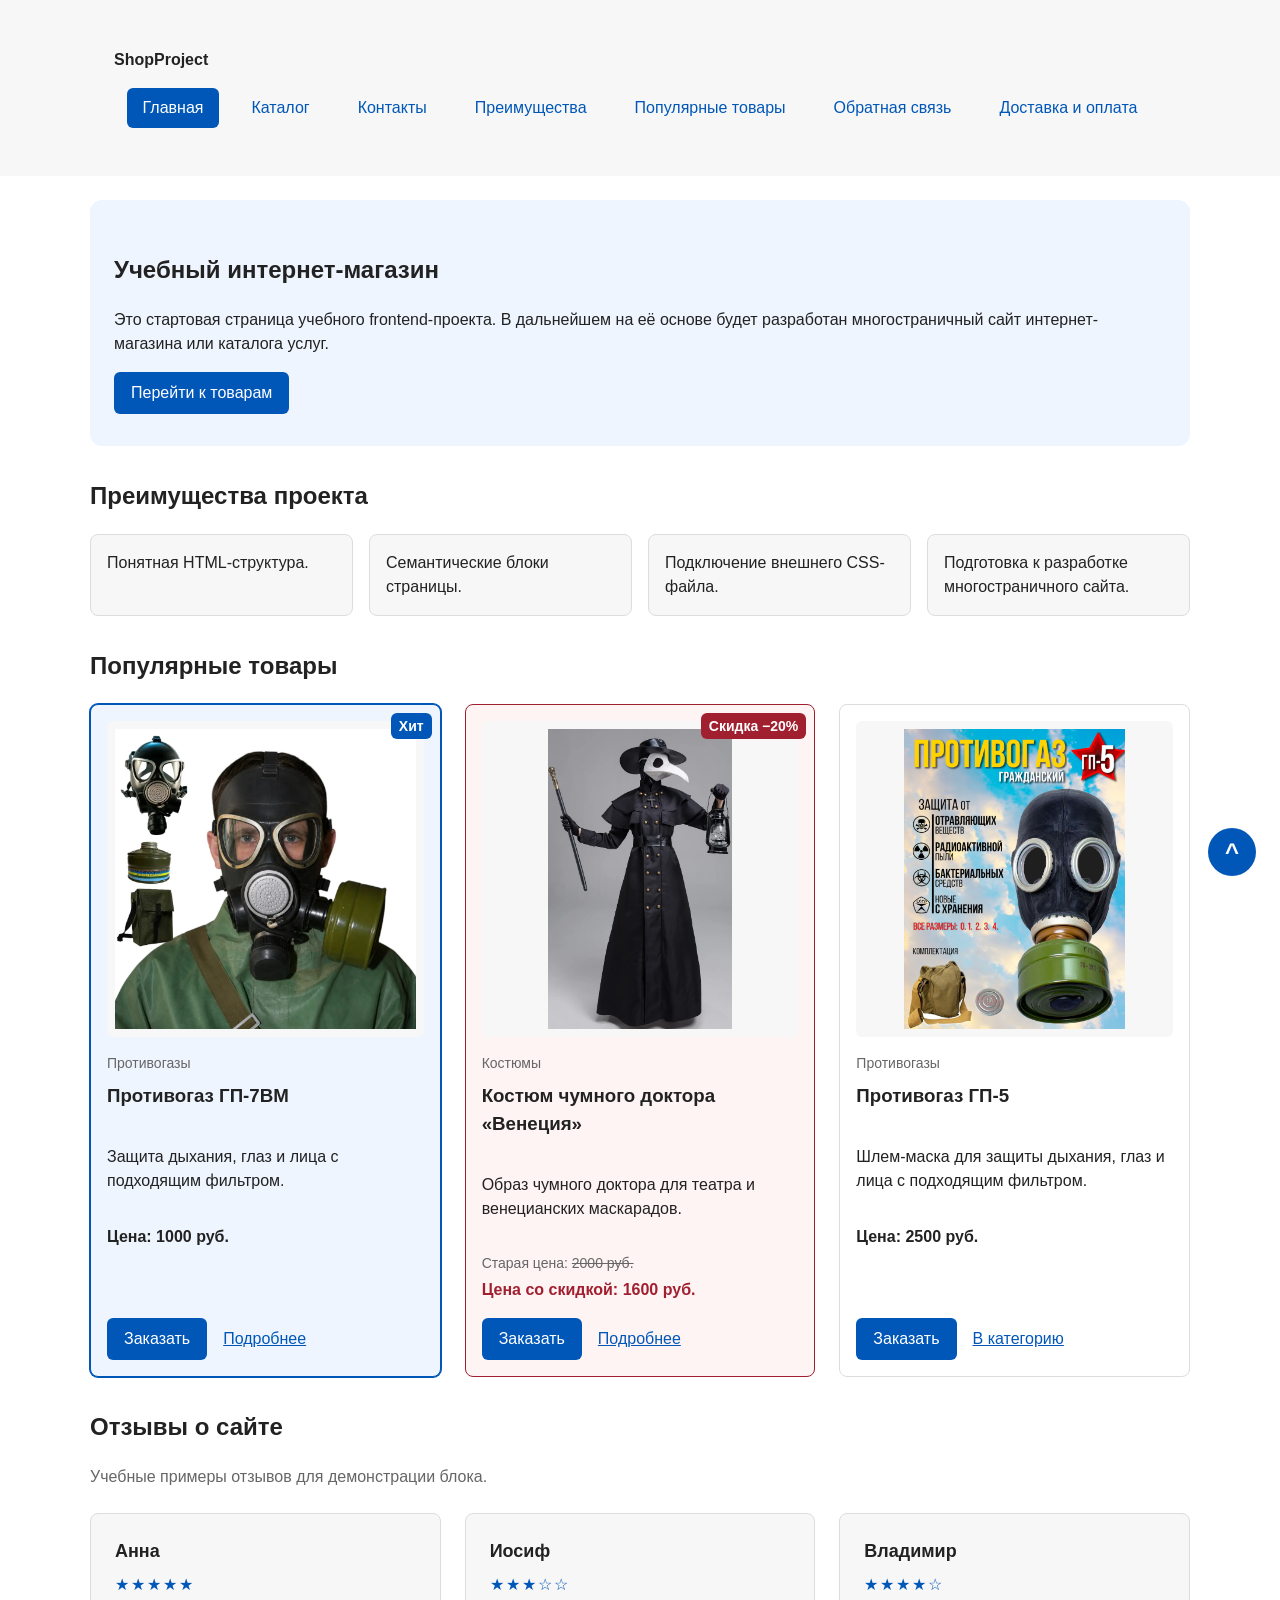
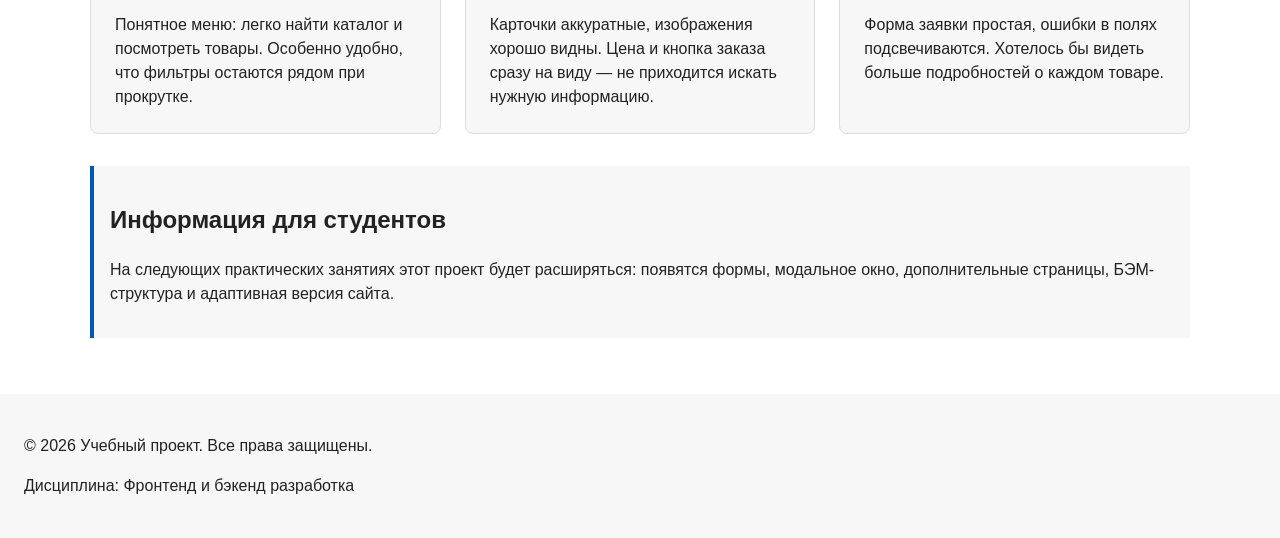
<file: index.html>
<!DOCTYPE html>
<html lang="ru">

<head>
  <meta charset="UTF-8">
  <meta name="viewport" content="width=device-width, initial-scale=1.0">
  <title>Учебный интернет-магазин</title>
  <link rel="stylesheet" href="css/style.css">
  <script src="js/main.js" defer></script>
  <meta property="og:type" content="website">
  <meta property="og:title" content="Учебный интернет-магазин">
  <meta property="og:description" content="Учебный frontend-проект интернет-магазина.">
  <meta property="og:image" content="https://ImBread300.github.io/kr1-html-css-shop/images/preview.jpg">

</head>

<body>
  <header class="site-header">
    <div class="site-header__inner">
      <a class="site-header__logo" href="index.html">ShopProject</a>

      <nav class="site-nav" aria-label="Основная навигация">
        <ul class="site-nav__list">
          <li class="site-nav__item">
            <a class="site-nav__link site-nav__link--active" href="index.html" aria-current="page">
              Главная
            </a>
          </li>
          <li class="site-nav__item">
            <a class="site-nav__link" href="catalog.html">Каталог</a>
          </li>
          <li class="site-nav__item">
            <a class="site-nav__link" href="contacts.html">Контакты</a>
          </li>
          <li class="site-nav__item">
            <a class="site-nav__link" href="index.html#advantages">Преимущества</a>
          </li>
          <li class="site-nav__item">
            <a class="site-nav__link" href="index.html#popular">
              Популярные товары
            </a>
          </li>
          <li class="site-nav__item">
            <a class="site-nav__link" href="index.html#contacts">Обратная связь</a>
          </li>
          <li class="site-nav__item"><a class="site-nav__link" href="delivery.html">Доставка и оплата</a></li>
        </ul>
      </nav>
    </div>
</header>

  <main class="site-main">
    <section class="hero">
      <h1>Учебный интернет-магазин</h1>
      <p>
        Это стартовая страница учебного frontend-проекта.
        В дальнейшем на её основе будет разработан многостраничный сайт
        интернет-магазина или каталога услуг.
      </p>
      <a class="button button--primary" href="#popular">Перейти к товарам</a>
    </section>
    <section class="section" id="advantages">
      <h2 class="section__title">Преимущества проекта</h2>

      <ul class="advantages-list">
        <li class="advantages-list__item">Понятная HTML-структура.</li>
        <li class="advantages-list__item">Семантические блоки страницы.</li>
        <li class="advantages-list__item">Подключение внешнего CSS-файла.</li>
        <li class="advantages-list__item">Подготовка к разработке многостраничного сайта.</li>
      </ul>
    </section>
    <section class="section" id="popular">
      <h2 class="section__title">Популярные товары</h2>

      <div class="products-grid">
        <article class="product-card product-card--featured" data-category="gas-masks" data-price="1000">
          <img class="product-card__image" src="images/product_1.png" alt="Противогаз ГП-7ВМ" width="640" height="640" loading="lazy" decoding="async">
          <span class="product-card__badge">Хит</span>
          <div class="product-card__content">
            <p class="product-card__category">Противогазы</p>
            <h3 class="product-card__title">Противогаз ГП-7ВМ</h3>
            <p class="product-card__description">Защита дыхания, глаз и лица с подходящим фильтром.</p>

            <p class="product-card__price">Цена: 1000 руб.</p>
            <div class="product-card__actions">
              <button class="button button--primary product-card__button" type="button" data-product="Противогаз ГП-7ВМ">Заказать</button>
              <a class="product-card__details" href="product-gp7vm.html">Подробнее</a>
            </div>
          </div>
        </article>

<article class="product-card product-card--sale" data-category="costumes" data-price="1600">
          <img class="product-card__image" src="images/product_2.png" alt="Костюм чумного доктора «Венеция»" width="640" height="640" loading="lazy" decoding="async">

          <span class="product-card__badge product-card__badge--sale">Скидка −20%</span>
          <div class="product-card__content">
            <p class="product-card__category">Костюмы</p>
            <h3 class="product-card__title">Костюм чумного доктора «Венеция»</h3>
            <p class="product-card__description">Образ чумного доктора для театра и венецианских маскарадов.</p>

            <p class="product-card__price">
              <span class="product-card__old-price">Старая цена: <del>2000 руб.</del></span>
              <span class="product-card__current-price">Цена со скидкой: 1600 руб.</span>
            </p>
            <div class="product-card__actions">
              <button class="button button--primary product-card__button" type="button" data-product="Костюм чумного доктора «Венеция»">Заказать</button>
              <a class="product-card__details" href="product-costume.html">Подробнее</a>
            </div>
          </div>
        </article>

<article class="product-card" data-category="gas-masks" data-price="2500">
          <img class="product-card__image" src="images/product_3.png" alt="Противогаз ГП-5" width="640" height="640" loading="lazy" decoding="async">

          <div class="product-card__content">
            <p class="product-card__category">Противогазы</p>
            <h3 class="product-card__title">Противогаз ГП-5</h3>
            <p class="product-card__description">Шлем-маска для защиты дыхания, глаз и лица с подходящим фильтром.</p>

            <p class="product-card__price">Цена: 2500 руб.</p>
            <div class="product-card__actions">
              <button class="button button--primary product-card__button" type="button" data-product="Противогаз ГП-5">Заказать</button>
              <a class="product-card__details" href="gas-masks.html">В категорию</a>
            </div>
          </div>
        </article>
      </div>

    </section>
    <p class="success-message" id="success-message" role="status" hidden>
      Форма успешно отправлена!
    </p>

    <section class="section reviews" id="reviews" aria-labelledby="reviews-title">
      <h2 class="section__title" id="reviews-title">Отзывы о сайте</h2>
      <p class="reviews__note">Учебные примеры отзывов для демонстрации блока.</p>

      <ul class="reviews__list">
        <li class="reviews__item">
          <figure class="review-card">
            <figcaption class="review-card__author">Анна</figcaption>
            <p class="review-card__rating" aria-label="Оценка: 5 из 5">
              <span aria-hidden="true">★★★★★</span>
            </p>
            <blockquote class="review-card__text">
              Понятное меню: легко найти каталог и посмотреть товары.
              Особенно удобно, что фильтры остаются рядом при прокрутке.
            </blockquote>
          </figure>
        </li>
        <li class="reviews__item">
          <figure class="review-card">
            <figcaption class="review-card__author">Иосиф</figcaption>
            <p class="review-card__rating" aria-label="Оценка: 5 из 5">
              <span aria-hidden="true">★★★☆☆</span>
            </p>
            <blockquote class="review-card__text">
              Карточки аккуратные, изображения хорошо видны. Цена и кнопка
              заказа сразу на виду — не приходится искать нужную информацию.
            </blockquote>
          </figure>
        </li>
        <li class="reviews__item">
          <figure class="review-card">
            <figcaption class="review-card__author">Владимир</figcaption>
            <p class="review-card__rating" aria-label="Оценка: 4 из 5">
              <span aria-hidden="true">★★★★☆</span>
            </p>
            <blockquote class="review-card__text">
              Форма заявки простая, ошибки в полях подсвечиваются.
              Хотелось бы видеть больше подробностей о каждом товаре.
            </blockquote>
          </figure>
        </li>
      </ul>
    </section>

    <aside class="aside-info">
      <h2 class="aside-info__title">Информация для студентов</h2>
      <p>
        На следующих практических занятиях этот проект будет расширяться:
        появятся формы, модальное окно, дополнительные страницы,
        БЭМ-структура и адаптивная версия сайта.
      </p>
    </aside>
  </main>
  <footer class="site-footer" id="contacts">
    <p>&copy; 2026 Учебный проект. Все права защищены.</p>
    <p>Дисциплина: Фронтенд и бэкенд разработка</p>
  </footer>
  <dialog class="order-dialog" id="order-dialog" aria-labelledby="order-dialog-title">
    <h2 id="order-dialog-title">Оформление заявки</h2>

    <form class="order-form" id="order-form" action="#" method="post" novalidate>
      <input id="selected-product" name="selected-product" type="hidden">

      <div class="order-form__field">
        <label class="order-form__label" for="order-name">Имя</label>
        <input class="order-form__input" id="order-name" name="name" type="text" placeholder="Введите ваше имя" minlength="2"
          autocomplete="given-name" required>
      </div>

      <div class="order-form__field">
        <label class="order-form__label" for="order-email">E-mail</label>
        <input class="order-form__input" id="order-email" name="email" type="email" placeholder="example@mail.ru" autocomplete="email" required>
      </div>

      <div class="order-form__field">
        <label class="order-form__label" for="order-phone">Телефон</label>
        <input class="order-form__input" id="order-phone" name="phone" type="tel" inputmode="tel" placeholder="+7 (900) 000-00-00"
          pattern="^\+7 \(\d{3}\) \d{3}-\d{2}-\d{2}$" required>
        <small class="order-form__hint">Формат: +7 (900) 000-00-00</small>
      </div>

      <div class="order-form__field">
        <label class="order-form__label" for="order-date">Дата связи</label>
        <input class="order-form__input" id="order-date" name="date" type="date">
      </div>

      <div class="order-form__field">
        <label class="order-form__label" for="order-topic">Тема заявки</label>
        <select class="order-form__select" id="order-topic" name="topic" required>
          <option value="">Выберите тему</option>
          <option value="product">Заказ товара</option>
          <option value="consultation">Консультация</option>
          <option value="delivery">Доставка</option>
        </select>
      </div>

      <div class="order-form__field">
        <label class="order-form__label" for="order-comment">Комментарий</label>
        <textarea class="order-form__textarea" id="order-comment" name="comment" rows="4" placeholder="Укажите дополнительную информацию"></textarea>
      </div>

      <div class="order-form__field order-form__field--checkbox">
        <label class="order-form__label">
          <input class="order-form__checkbox" id="order-agreement" name="agreement" type="checkbox" required>
          Я согласен на обработку данных
        </label>
      </div>

      <div class="order-form__actions">
        <button class="button button--secondary" type="button" id="close-order-dialog">Закрыть</button>
        <button class="button button--primary" type="submit">Отправить заявку</button>
      </div>
    </form>
  </dialog>

  <a class="back-to-top" href="#" aria-label="Вернуться в начало страницы">
    ^
  </a>

</body>

</html>
</file>
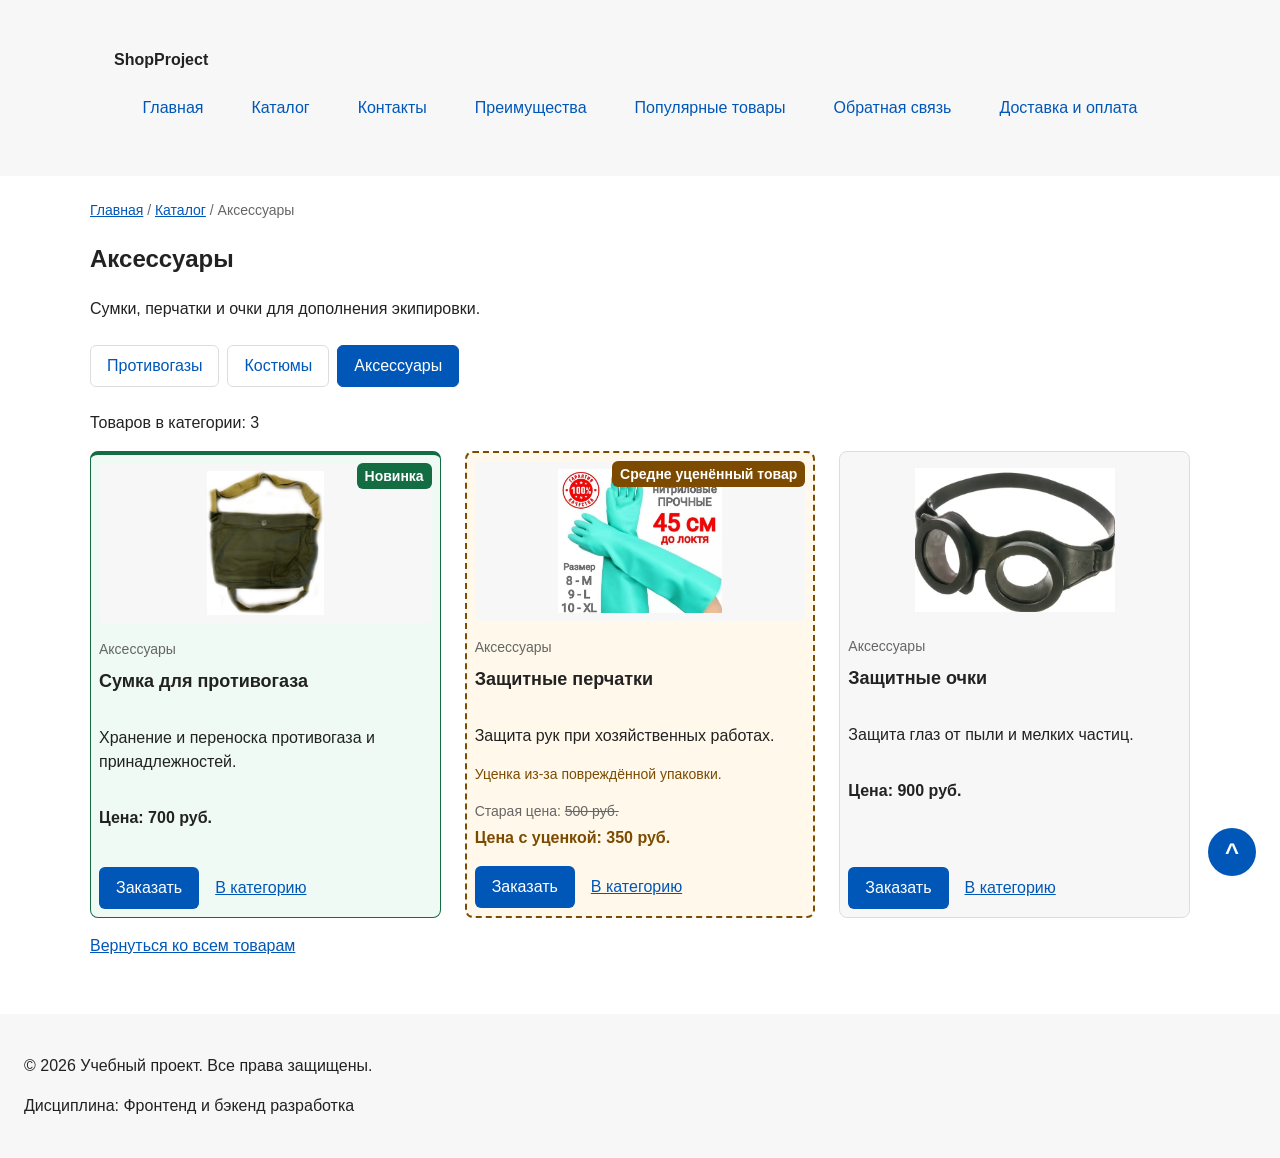
<file: accessories.html>
<!DOCTYPE html>
<html lang="ru">
<head>
  <meta charset="UTF-8">
  <meta name="viewport" content="width=device-width, initial-scale=1.0">
  <title>Аксессуары — Учебный интернет-магазин</title>
  <meta name="description" content="Сумки, перчатки и очки для дополнения экипировки.">
  <link rel="stylesheet" href="css/style.css">
  <script src="js/main.js" defer></script>
  <meta property="og:type" content="website">
  <meta property="og:title" content="Аксессуары">
  <meta property="og:description" content="Сумки, перчатки и очки для дополнения экипировки.">
  <meta property="og:image" content="https://ImBread300.github.io/kr1-html-css-shop/images/preview.jpg">
</head>
<body>
  <header class="site-header">
    <div class="site-header__inner">
      <a class="site-header__logo" href="index.html">ShopProject</a>

      <nav class="site-nav" aria-label="Основная навигация">
        <ul class="site-nav__list">
          <li class="site-nav__item">
            <a class="site-nav__link" href="index.html">
              Главная
            </a>
          </li>
          <li class="site-nav__item">
            <a class="site-nav__link" href="catalog.html">Каталог</a>
          </li>
          <li class="site-nav__item">
            <a class="site-nav__link" href="contacts.html">Контакты</a>
          </li>
          <li class="site-nav__item">
            <a class="site-nav__link" href="index.html#advantages">Преимущества</a>
          </li>
          <li class="site-nav__item">
            <a class="site-nav__link" href="index.html#popular">
              Популярные товары
            </a>
          </li>
          <li class="site-nav__item">
            <a class="site-nav__link" href="index.html#contacts">Обратная связь</a>
          </li>

          <li class="site-nav__item"><a class="site-nav__link" href="delivery.html">Доставка и оплата</a></li>
        </ul>
      </nav>
    </div>
  </header>
  <main class="site-main">
    <nav class="breadcrumbs" aria-label="Хлебные крошки"><a class="breadcrumbs__link" href="index.html">Главная</a> / <a class="breadcrumbs__link" href="catalog.html">Каталог</a><span class="breadcrumbs__current" aria-current="page">Аксессуары</span></nav><section class="section">
      <h1>Аксессуары</h1><p>Сумки, перчатки и очки для дополнения экипировки.</p>
      <nav class="category-nav" aria-label="Категории товаров"><a class="category-nav__link" href="gas-masks.html">Противогазы</a><a class="category-nav__link" href="costumes.html">Костюмы</a><a class="category-nav__link category-nav__link--active" href="accessories.html" aria-current="page">Аксессуары</a></nav>
      <p>Товаров в категории: 3</p>
      <div class="products-grid"><article class="product-card product-card--compact product-card--new" data-category="accessories" data-price="700">
          <img class="product-card__image" src="images/product_7.png" alt="Сумка для противогаза" width="640" height="640" loading="lazy" decoding="async">
          <span class="product-card__badge product-card__badge--new">Новинка</span>
          <div class="product-card__content">
            <p class="product-card__category">Аксессуары</p>
            <h2 class="product-card__title">Сумка для противогаза</h2>
            <p class="product-card__description">Хранение и переноска противогаза и принадлежностей.</p>
            <p class="product-card__price">Цена: 700 руб.</p>
            <div class="product-card__actions">
              <button class="button button--primary product-card__button" type="button" data-product="Сумка для противогаза">Заказать</button>
              <a class="product-card__details" href="accessories.html">В категорию</a>
            </div>
          </div>
        </article><article class="product-card product-card--compact product-card--markdown-medium" data-category="accessories" data-price="350">
          <img class="product-card__image" src="images/product_8.png" alt="Защитные перчатки" width="640" height="640" loading="lazy" decoding="async">
          <span class="product-card__badge product-card__badge--markdown-medium">Средне уценённый товар</span>
          <div class="product-card__content">
            <p class="product-card__category">Аксессуары</p>
            <h2 class="product-card__title">Защитные перчатки</h2>
            <p class="product-card__description">Защита рук при хозяйственных работах.</p>

            <p class="product-card__condition">Уценка из-за повреждённой упаковки.</p>
            <p class="product-card__price">
              <span class="product-card__old-price">Старая цена: <del>500 руб.</del></span>
              <span class="product-card__current-price">Цена с уценкой: 350 руб.</span>
            </p>
            <div class="product-card__actions">
              <button class="button button--primary product-card__button" type="button" data-product="Защитные перчатки">Заказать</button>
              <a class="product-card__details" href="accessories.html">В категорию</a>
            </div>
          </div>
        </article><article class="product-card product-card--compact" data-category="accessories" data-price="900">
          <img class="product-card__image" src="images/product_9.png" alt="Защитные очки" width="640" height="640" loading="lazy" decoding="async">
          <div class="product-card__content">
            <p class="product-card__category">Аксессуары</p>
            <h2 class="product-card__title">Защитные очки</h2>
            <p class="product-card__description">Защита глаз от пыли и мелких частиц.</p>

            <p class="product-card__price">Цена: 900 руб.</p>
            <div class="product-card__actions">
              <button class="button button--primary product-card__button" type="button" data-product="Защитные очки">Заказать</button>
              <a class="product-card__details" href="accessories.html">В категорию</a>
            </div>
          </div>
        </article></div>
      <p><a href="catalog.html">Вернуться ко всем товарам</a></p>
    </section>
    <p class="success-message" id="success-message" role="status" hidden>Форма успешно отправлена!</p>
  </main>
  <footer class="site-footer">
        <p>&copy; 2026 Учебный проект. Все права защищены.</p>
        <p>Дисциплина: Фронтенд и бэкенд разработка</p>
    </footer>
  <dialog class="order-dialog" id="order-dialog" aria-labelledby="order-dialog-title">
    <h2 id="order-dialog-title">Оформление заявки</h2>

    <form class="order-form" id="order-form" action="#" method="post" novalidate>
      <div class="order-form__field">
        <label class="order-form__label" for="selected-product">Товар</label>
        <input class="order-form__input" id="selected-product" name="selected-product" type="text" readonly>
      </div>

      <div class="order-form__field">
        <label class="order-form__label" for="order-name">Имя</label>
        <input class="order-form__input" id="order-name" name="name" type="text" placeholder="Введите ваше имя" minlength="2"
          autocomplete="given-name" required>
      </div>

      <div class="order-form__field">
        <label class="order-form__label" for="order-email">E-mail</label>
        <input class="order-form__input" id="order-email" name="email" type="email" placeholder="example@mail.ru" autocomplete="email" required>
      </div>

      <div class="order-form__field">
        <label class="order-form__label" for="order-phone">Телефон</label>
        <input class="order-form__input" id="order-phone" name="phone" type="tel" inputmode="tel" placeholder="+7 (900) 000-00-00"
          pattern="^\+7 \(\d{3}\) \d{3}-\d{2}-\d{2}$" required>
        <small class="order-form__hint">Формат: +7 (900) 000-00-00</small>
      </div>

      <div class="order-form__field">
        <label class="order-form__label" for="order-date">Дата связи</label>
        <input class="order-form__input" id="order-date" name="date" type="date">
      </div>

      <div class="order-form__field">
        <label class="order-form__label" for="order-topic">Тема заявки</label>
        <select class="order-form__select" id="order-topic" name="topic" required>
          <option value="">Выберите тему</option>
          <option value="product">Заказ товара</option>
          <option value="consultation">Консультация</option>
          <option value="delivery">Доставка</option>
        </select>
      </div>

      <div class="order-form__field">
        <label class="order-form__label" for="order-comment">Комментарий</label>
        <textarea class="order-form__textarea" id="order-comment" name="comment" rows="4" placeholder="Укажите дополнительную информацию"></textarea>
      </div>

      <div class="order-form__field order-form__field--checkbox">
        <label class="order-form__label">
          <input class="order-form__checkbox" id="order-agreement" name="agreement" type="checkbox" required>
          Я согласен на обработку данных
        </label>
      </div>

      <div class="order-form__actions">
        <button class="button button--secondary" type="button" id="close-order-dialog">Закрыть</button>
        <button class="button button--primary" type="submit">Отправить заявку</button>
      </div>
    </form>
  </dialog>
  <a class="back-to-top" href="#" aria-label="Вернуться в начало страницы">^</a>
</body>
</html>
</file>
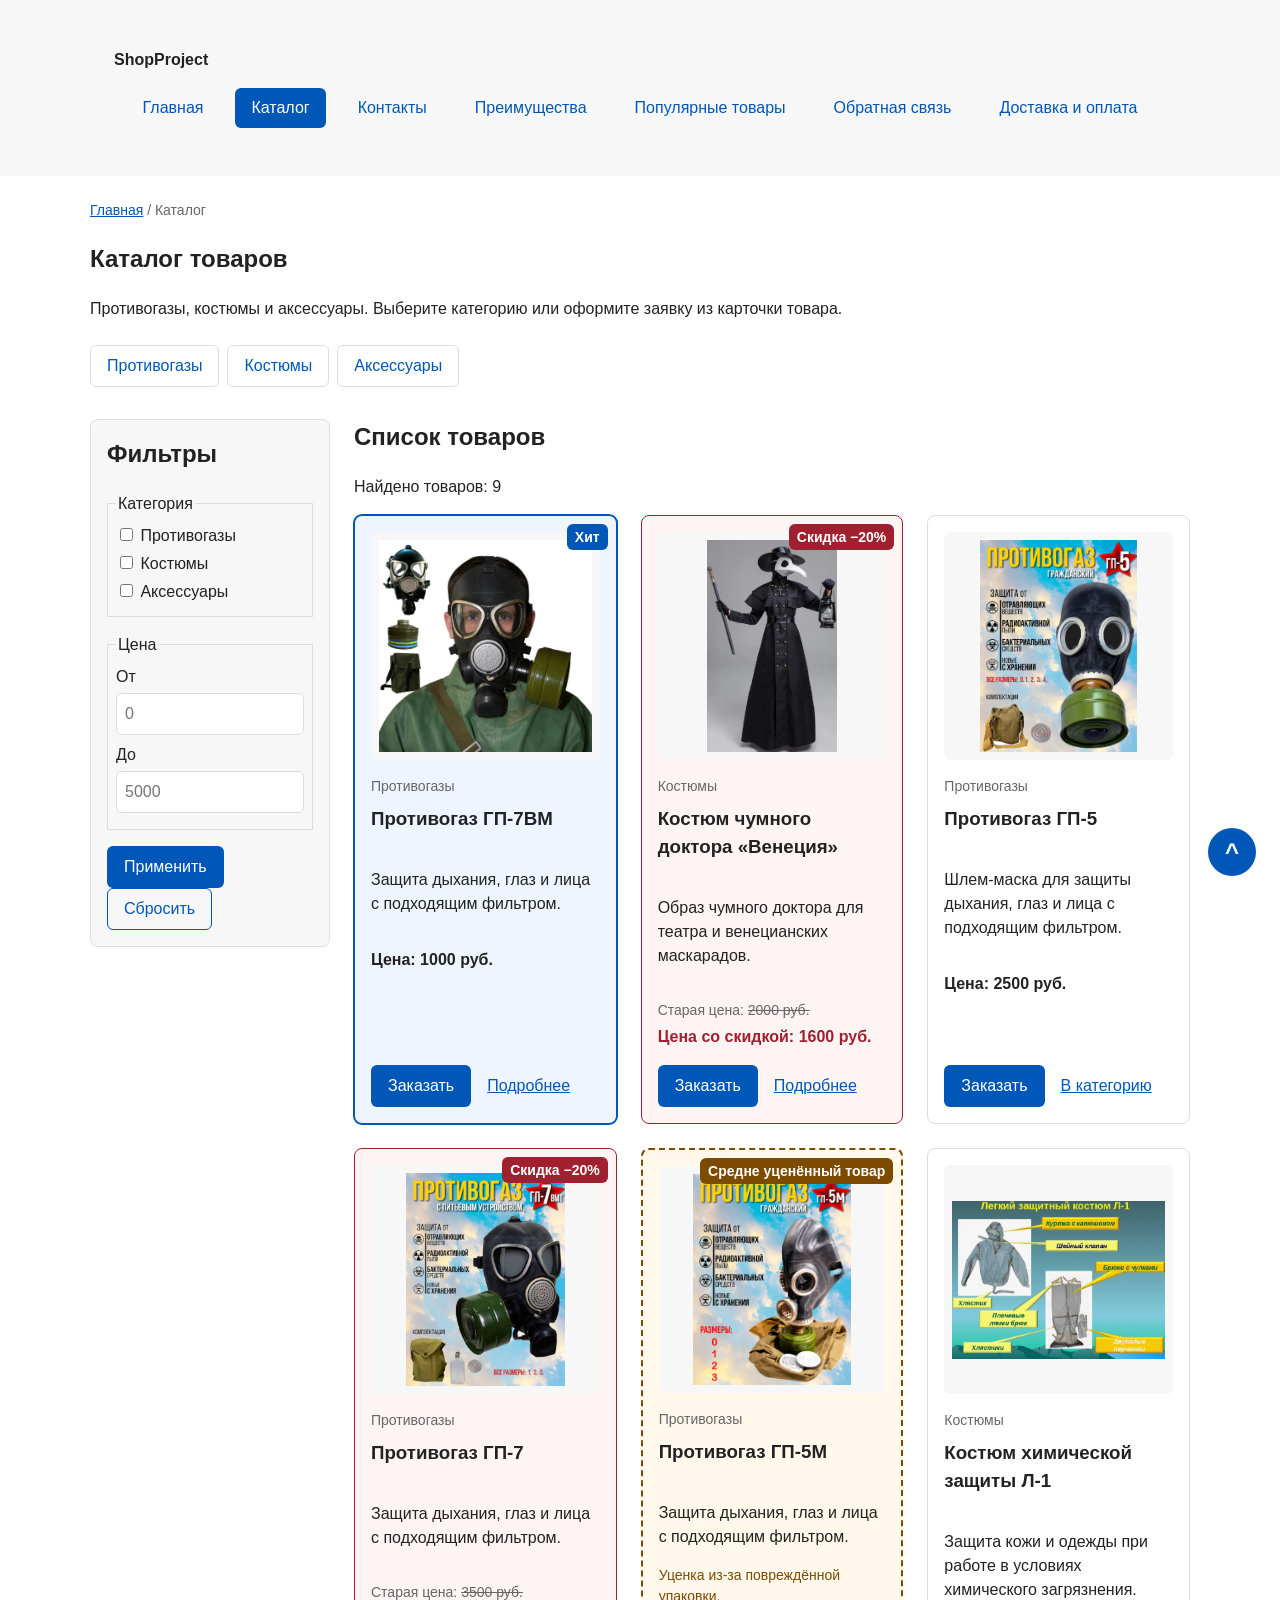
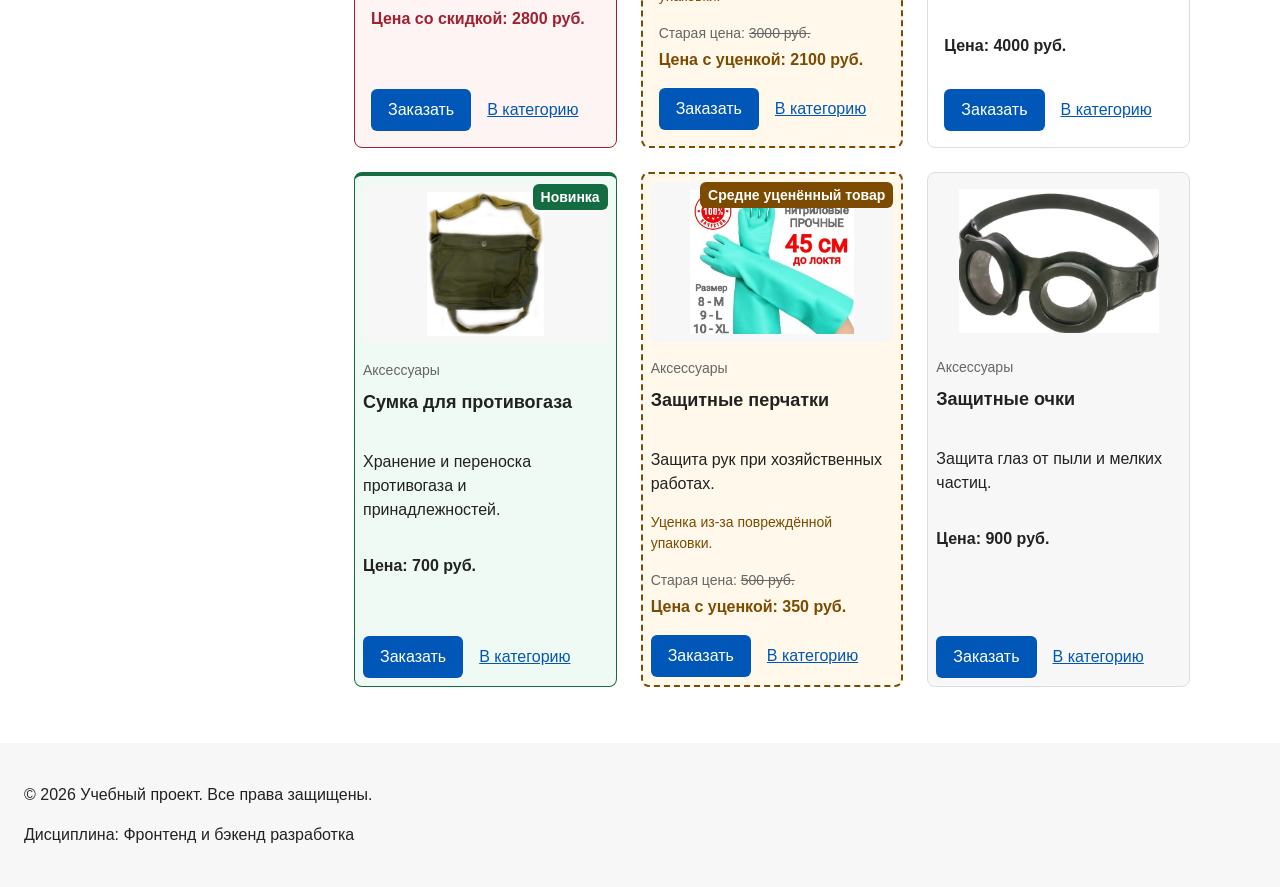
<file: catalog.html>
<!DOCTYPE html>
<html lang="ru">

<head>
    <meta charset="UTF-8">
    <meta name="viewport" content="width=device-width, initial-scale=1.0">
    <meta name="description" content="Каталог товаров учебного интернет-магазина.">
    <title>Каталог товаров — Учебный интернет-магазин</title>
    <link rel="stylesheet" href="css/style.css">
  <script src="js/main.js" defer></script>
    <meta property="og:type" content="website">
    <meta property="og:title" content="Учебный интернет-магазин">
    <meta property="og:description" content="Учебный frontend-проект интернет-магазина.">
    <meta property="og:image" content="https://ImBread300.github.io/kr1-html-css-shop/images/preview.jpg">

</head>

<body>
  <header class="site-header">
    <div class="site-header__inner">
      <a class="site-header__logo" href="index.html">ShopProject</a>

      <nav class="site-nav" aria-label="Основная навигация">
        <ul class="site-nav__list">
          <li class="site-nav__item">
            <a class="site-nav__link" href="index.html">
              Главная
            </a>
          </li>
          <li class="site-nav__item">
            <a class="site-nav__link site-nav__link--active" href="catalog.html" aria-current="page">Каталог</a>
          </li>
          <li class="site-nav__item">
            <a class="site-nav__link" href="contacts.html">Контакты</a>
          </li>
          <li class="site-nav__item">
            <a class="site-nav__link" href="index.html#advantages">Преимущества</a>
          </li>
          <li class="site-nav__item">
            <a class="site-nav__link" href="index.html#popular">
              Популярные товары
            </a>
          </li>
          <li class="site-nav__item">
            <a class="site-nav__link" href="index.html#contacts">Обратная связь</a>
          </li>

          <li class="site-nav__item"><a class="site-nav__link" href="delivery.html">Доставка и оплата</a></li>
        </ul>
      </nav>
    </div>
  </header>

    <main class="site-main">
        <nav class="breadcrumbs" aria-label="Хлебные крошки">
            <a class="breadcrumbs__link" href="index.html">Главная</a>
            <span class="breadcrumbs__current" aria-current="page">Каталог</span>
        </nav>

        <section class="section">
            <h1>Каталог товаров</h1>
            <p>Противогазы, костюмы и аксессуары. Выберите категорию или оформите заявку из карточки товара.</p>
<nav class="category-nav" aria-label="Категории товаров"><a class="category-nav__link" href="gas-masks.html">Противогазы</a><a class="category-nav__link" href="costumes.html">Костюмы</a><a class="category-nav__link" href="accessories.html">Аксессуары</a></nav>
        </section>

        <div class="catalog-layout">
            <aside class="catalog-filters">
                <h2 class="catalog-filters__title">Фильтры</h2>

                <form class="catalog-filters__form" action="#" method="get">
                    <fieldset class="catalog-filters__group">
                        <legend class="catalog-filters__legend">Категория</legend>
<label class="catalog-filters__label"><input class="catalog-filters__checkbox" type="checkbox" name="category" value="gas-masks"> Противогазы</label>
<label class="catalog-filters__label"><input class="catalog-filters__checkbox" type="checkbox" name="category" value="costumes"> Костюмы</label>
<label class="catalog-filters__label"><input class="catalog-filters__checkbox" type="checkbox" name="category" value="accessories"> Аксессуары</label>
</fieldset>

                    <fieldset class="catalog-filters__group">
                        <legend class="catalog-filters__legend">Цена</legend>

                        <label class="catalog-filters__label" for="price-from">От</label>
                        <input class="catalog-filters__input" id="price-from" name="price-from" type="number" min="0" placeholder="0">

                        <label class="catalog-filters__label" for="price-to">До</label>
                        <input class="catalog-filters__input" id="price-to" name="price-to" type="number" min="0" placeholder="5000">
                    </fieldset>

                    <button class="button button--primary" type="submit">Применить</button>
                    <button class="button button--secondary" type="reset">Сбросить</button>
                </form>
            </aside>

            <section class="catalog-products">
                <h2 class="catalog-products__title">Список товаров</h2>
                <p id="catalog-count" role="status">Найдено товаров: 9</p>
                <p id="catalog-empty" hidden>По выбранным условиям товаров нет. Измените фильтры или нажмите «Сбросить».</p>

                <div class="products-grid">
                    <article class="product-card product-card--featured" data-category="gas-masks" data-price="1000">
          <img class="product-card__image" src="images/product_1.png" alt="Противогаз ГП-7ВМ" width="640" height="640" loading="lazy" decoding="async">
          <span class="product-card__badge">Хит</span>
          <div class="product-card__content">
            <p class="product-card__category">Противогазы</p>
            <h3 class="product-card__title">Противогаз ГП-7ВМ</h3>
            <p class="product-card__description">Защита дыхания, глаз и лица с подходящим фильтром.</p>

            <p class="product-card__price">Цена: 1000 руб.</p>
            <div class="product-card__actions">
              <button class="button button--primary product-card__button" type="button" data-product="Противогаз ГП-7ВМ">Заказать</button>
              <a class="product-card__details" href="product-gp7vm.html">Подробнее</a>
            </div>
          </div>
        </article>

<article class="product-card product-card--sale" data-category="costumes" data-price="1600">
          <img class="product-card__image" src="images/product_2.png" alt="Костюм чумного доктора «Венеция»" width="640" height="640" loading="lazy" decoding="async">

          <span class="product-card__badge product-card__badge--sale">Скидка −20%</span>
          <div class="product-card__content">
            <p class="product-card__category">Костюмы</p>
            <h3 class="product-card__title">Костюм чумного доктора «Венеция»</h3>
            <p class="product-card__description">Образ чумного доктора для театра и венецианских маскарадов.</p>

            <p class="product-card__price">
              <span class="product-card__old-price">Старая цена: <del>2000 руб.</del></span>
              <span class="product-card__current-price">Цена со скидкой: 1600 руб.</span>
            </p>
            <div class="product-card__actions">
              <button class="button button--primary product-card__button" type="button" data-product="Костюм чумного доктора «Венеция»">Заказать</button>
              <a class="product-card__details" href="product-costume.html">Подробнее</a>
            </div>
          </div>
        </article>

<article class="product-card" data-category="gas-masks" data-price="2500">
          <img class="product-card__image" src="images/product_3.png" alt="Противогаз ГП-5" width="640" height="640" loading="lazy" decoding="async">

          <div class="product-card__content">
            <p class="product-card__category">Противогазы</p>
            <h3 class="product-card__title">Противогаз ГП-5</h3>
            <p class="product-card__description">Шлем-маска для защиты дыхания, глаз и лица с подходящим фильтром.</p>

            <p class="product-card__price">Цена: 2500 руб.</p>
            <div class="product-card__actions">
              <button class="button button--primary product-card__button" type="button" data-product="Противогаз ГП-5">Заказать</button>
              <a class="product-card__details" href="gas-masks.html">В категорию</a>
            </div>
          </div>
        </article>

<article class="product-card product-card--sale" data-category="gas-masks" data-price="2800">
          <img class="product-card__image" src="images/product_4.png" alt="Противогаз ГП-7" width="640" height="640" loading="lazy" decoding="async">

          <span class="product-card__badge product-card__badge--sale">Скидка −20%</span>
          <div class="product-card__content">
            <p class="product-card__category">Противогазы</p>
            <h3 class="product-card__title">Противогаз ГП-7</h3>
            <p class="product-card__description">Защита дыхания, глаз и лица с подходящим фильтром.</p>

            <p class="product-card__price">
              <span class="product-card__old-price">Старая цена: <del>3500 руб.</del></span>
              <span class="product-card__current-price">Цена со скидкой: 2800 руб.</span>
            </p>
            <div class="product-card__actions">
              <button class="button button--primary product-card__button" type="button" data-product="Противогаз ГП-7">Заказать</button>
              <a class="product-card__details" href="gas-masks.html">В категорию</a>
            </div>
          </div>
        </article>

<article class="product-card product-card--markdown-medium" data-category="gas-masks" data-price="2100">
          <img class="product-card__image" src="images/product_5.png" alt="Противогаз ГП-5М" width="640" height="640" loading="lazy" decoding="async">

          <span class="product-card__badge product-card__badge--markdown-medium">Средне уценённый товар</span>
          <div class="product-card__content">
            <p class="product-card__category">Противогазы</p>
            <h3 class="product-card__title">Противогаз ГП-5М</h3>
            <p class="product-card__description">Защита дыхания, глаз и лица с подходящим фильтром.</p>

            <p class="product-card__condition">Уценка из-за повреждённой упаковки.</p>
            <p class="product-card__price">
              <span class="product-card__old-price">Старая цена: <del>3000 руб.</del></span>
              <span class="product-card__current-price">Цена с уценкой: 2100 руб.</span>
            </p>
            <div class="product-card__actions">
              <button class="button button--primary product-card__button" type="button" data-product="Противогаз ГП-5М">Заказать</button>
              <a class="product-card__details" href="gas-masks.html">В категорию</a>
            </div>
          </div>
        </article>

<article class="product-card" data-category="costumes" data-price="4000">
          <img class="product-card__image" src="images/product_6.png" alt="Костюм химической защиты Л-1" width="640" height="640" loading="lazy" decoding="async">

          <div class="product-card__content">
            <p class="product-card__category">Костюмы</p>
            <h3 class="product-card__title">Костюм химической защиты Л-1</h3>
            <p class="product-card__description">Защита кожи и одежды при работе в условиях химического загрязнения.</p>

            <p class="product-card__price">Цена: 4000 руб.</p>
            <div class="product-card__actions">
              <button class="button button--primary product-card__button" type="button" data-product="Костюм химической защиты Л-1">Заказать</button>
              <a class="product-card__details" href="costumes.html">В категорию</a>
            </div>
          </div>
        </article>

<article class="product-card product-card--compact product-card--new" data-category="accessories" data-price="700">
          <img class="product-card__image" src="images/product_7.png" alt="Сумка для противогаза" width="640" height="640" loading="lazy" decoding="async">
          <span class="product-card__badge product-card__badge--new">Новинка</span>
          <div class="product-card__content">
            <p class="product-card__category">Аксессуары</p>
            <h3 class="product-card__title">Сумка для противогаза</h3>
            <p class="product-card__description">Хранение и переноска противогаза и принадлежностей.</p>
            <p class="product-card__price">Цена: 700 руб.</p>
            <div class="product-card__actions">
              <button class="button button--primary product-card__button" type="button" data-product="Сумка для противогаза">Заказать</button>
              <a class="product-card__details" href="accessories.html">В категорию</a>
            </div>
          </div>
        </article>

<article class="product-card product-card--compact product-card--markdown-medium" data-category="accessories" data-price="350">
          <img class="product-card__image" src="images/product_8.png" alt="Защитные перчатки" width="640" height="640" loading="lazy" decoding="async">
          <span class="product-card__badge product-card__badge--markdown-medium">Средне уценённый товар</span>
          <div class="product-card__content">
            <p class="product-card__category">Аксессуары</p>
            <h3 class="product-card__title">Защитные перчатки</h3>
            <p class="product-card__description">Защита рук при хозяйственных работах.</p>

            <p class="product-card__condition">Уценка из-за повреждённой упаковки.</p>
            <p class="product-card__price">
              <span class="product-card__old-price">Старая цена: <del>500 руб.</del></span>
              <span class="product-card__current-price">Цена с уценкой: 350 руб.</span>
            </p>
            <div class="product-card__actions">
              <button class="button button--primary product-card__button" type="button" data-product="Защитные перчатки">Заказать</button>
              <a class="product-card__details" href="accessories.html">В категорию</a>
            </div>
          </div>
        </article>

<article class="product-card product-card--compact" data-category="accessories" data-price="900">
          <img class="product-card__image" src="images/product_9.png" alt="Защитные очки" width="640" height="640" loading="lazy" decoding="async">
          <div class="product-card__content">
            <p class="product-card__category">Аксессуары</p>
            <h3 class="product-card__title">Защитные очки</h3>
            <p class="product-card__description">Защита глаз от пыли и мелких частиц.</p>

            <p class="product-card__price">Цена: 900 руб.</p>
            <div class="product-card__actions">
              <button class="button button--primary product-card__button" type="button" data-product="Защитные очки">Заказать</button>
              <a class="product-card__details" href="accessories.html">В категорию</a>
            </div>
          </div>
        </article>
                </div>
            </section>
        </div>

        <p class="success-message" id="success-message" role="status" hidden>
            Форма успешно отправлена!
        </p>
    </main>

    <footer class="site-footer">
        <p>&copy; 2026 Учебный проект. Все права защищены.</p>
        <p>Дисциплина: Фронтенд и бэкенд разработка</p>
    </footer>

  <dialog class="order-dialog" id="order-dialog" aria-labelledby="order-dialog-title">
    <h2 id="order-dialog-title">Оформление заявки</h2>

    <form class="order-form" id="order-form" action="#" method="post" novalidate>
      <div class="order-form__field">
        <label class="order-form__label" for="selected-product">Товар</label>
        <input class="order-form__input" id="selected-product" name="selected-product" type="text" readonly>
      </div>

      <div class="order-form__field">
        <label class="order-form__label" for="order-name">Имя</label>
        <input class="order-form__input" id="order-name" name="name" type="text" placeholder="Введите ваше имя" minlength="2"
          autocomplete="given-name" required>
      </div>

      <div class="order-form__field">
        <label class="order-form__label" for="order-email">E-mail</label>
        <input class="order-form__input" id="order-email" name="email" type="email" placeholder="example@mail.ru" autocomplete="email" required>
      </div>

      <div class="order-form__field">
        <label class="order-form__label" for="order-phone">Телефон</label>
        <input class="order-form__input" id="order-phone" name="phone" type="tel" inputmode="tel" placeholder="+7 (900) 000-00-00"
          pattern="^\+7 \(\d{3}\) \d{3}-\d{2}-\d{2}$" required>
        <small class="order-form__hint">Формат: +7 (900) 000-00-00</small>
      </div>

      <div class="order-form__field">
        <label class="order-form__label" for="order-date">Дата связи</label>
        <input class="order-form__input" id="order-date" name="date" type="date">
      </div>

      <div class="order-form__field">
        <label class="order-form__label" for="order-topic">Тема заявки</label>
        <select class="order-form__select" id="order-topic" name="topic" required>
          <option value="">Выберите тему</option>
          <option value="product">Заказ товара</option>
          <option value="consultation">Консультация</option>
          <option value="delivery">Доставка</option>
        </select>
      </div>

      <div class="order-form__field">
        <label class="order-form__label" for="order-comment">Комментарий</label>
        <textarea class="order-form__textarea" id="order-comment" name="comment" rows="4" placeholder="Укажите дополнительную информацию"></textarea>
      </div>

      <div class="order-form__field order-form__field--checkbox">
        <label class="order-form__label">
          <input class="order-form__checkbox" id="order-agreement" name="agreement" type="checkbox" required>
          Я согласен на обработку данных
        </label>
      </div>

      <div class="order-form__actions">
        <button class="button button--secondary" type="button" id="close-order-dialog">Закрыть</button>
        <button class="button button--primary" type="submit">Отправить заявку</button>
      </div>
    </form>
  </dialog>

  <a class="back-to-top" href="#" aria-label="Вернуться в начало страницы">
    ^
  </a>

</body>

</html>
</file>
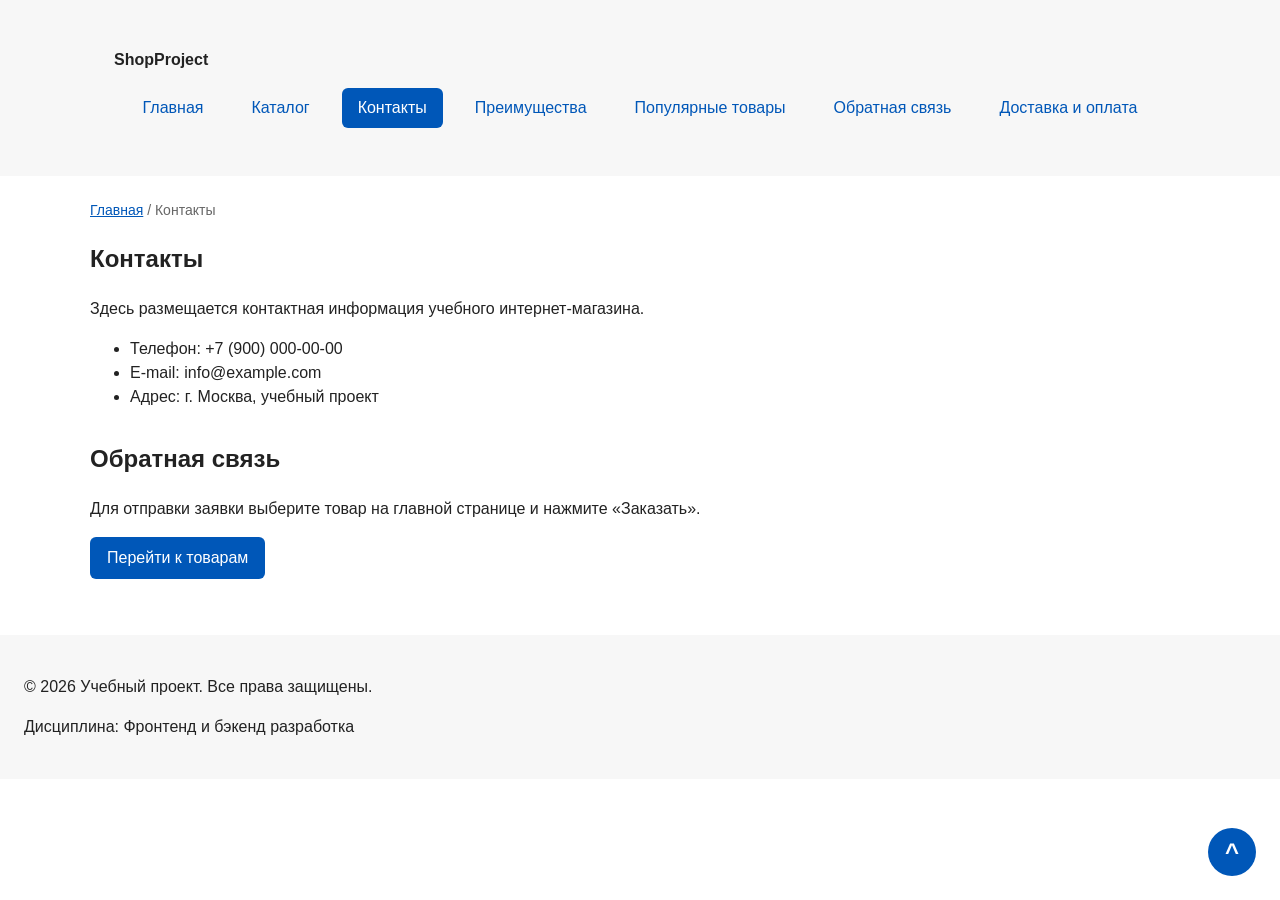
<file: contacts.html>
<!DOCTYPE html>
<html lang="ru">
<head>
  <meta charset="UTF-8">
  <meta name="viewport" content="width=device-width, initial-scale=1.0">
  <meta name="description" content="Контактная информация учебного интернет-магазина.">
  <title>Контакты — Учебный интернет-магазин</title>
  <link rel="stylesheet" href="css/style.css">
  <script src="js/main.js" defer></script>
  <meta property="og:type" content="website">
  <meta property="og:title" content="Учебный интернет-магазин">
  <meta property="og:description" content="Учебный frontend-проект интернет-магазина.">
  <meta property="og:image" content="https://ImBread300.github.io/kr1-html-css-shop/images/preview.jpg">

</head>
<body>
  <header class="site-header">
    <div class="site-header__inner">
      <a class="site-header__logo" href="index.html">ShopProject</a>

      <nav class="site-nav" aria-label="Основная навигация">
        <ul class="site-nav__list">
          <li class="site-nav__item">
            <a class="site-nav__link" href="index.html">
              Главная
            </a>
          </li>
          <li class="site-nav__item">
            <a class="site-nav__link" href="catalog.html">Каталог</a>
          </li>
          <li class="site-nav__item">
            <a class="site-nav__link site-nav__link--active" href="contacts.html" aria-current="page">Контакты</a>
          </li>
          <li class="site-nav__item">
            <a class="site-nav__link" href="index.html#advantages">Преимущества</a>
          </li>
          <li class="site-nav__item">
            <a class="site-nav__link" href="index.html#popular">
              Популярные товары
            </a>
          </li>
          <li class="site-nav__item">
            <a class="site-nav__link" href="index.html#contacts">Обратная связь</a>
          </li>
          <li class="site-nav__item"><a class="site-nav__link" href="delivery.html">Доставка и оплата</a></li>
        </ul>
      </nav>
    </div>
  </header>

  <main class="site-main">
    <nav class="breadcrumbs" aria-label="Хлебные крошки">
      <a class="breadcrumbs__link" href="index.html">Главная</a>
      <span class="breadcrumbs__current" aria-current="page">Контакты</span>
    </nav>

    <section class="section">
      <h1>Контакты</h1>
      <p>
        Здесь размещается контактная информация учебного интернет-магазина.
      </p>

      <ul>
        <li>Телефон: +7 (900) 000-00-00</li>
        <li>E-mail: info@example.com</li>
        <li>Адрес: г. Москва, учебный проект</li>
      </ul>
    </section>

    <section class="section" id="feedback">
      <h2 class="section__title">Обратная связь</h2>
      <p>
        Для отправки заявки выберите товар на главной странице и нажмите «Заказать».
      </p>
      <a class="button button--primary" href="index.html#popular">Перейти к товарам</a>
    </section>
  </main>

  <footer class="site-footer">
    <p>&copy; 2026 Учебный проект. Все права защищены.</p>
    <p>Дисциплина: Фронтенд и бэкенд разработка</p>
  </footer>

  <a class="back-to-top" href="#" aria-label="Вернуться в начало страницы">
    ^
  </a>

</body>
</html>
</file>
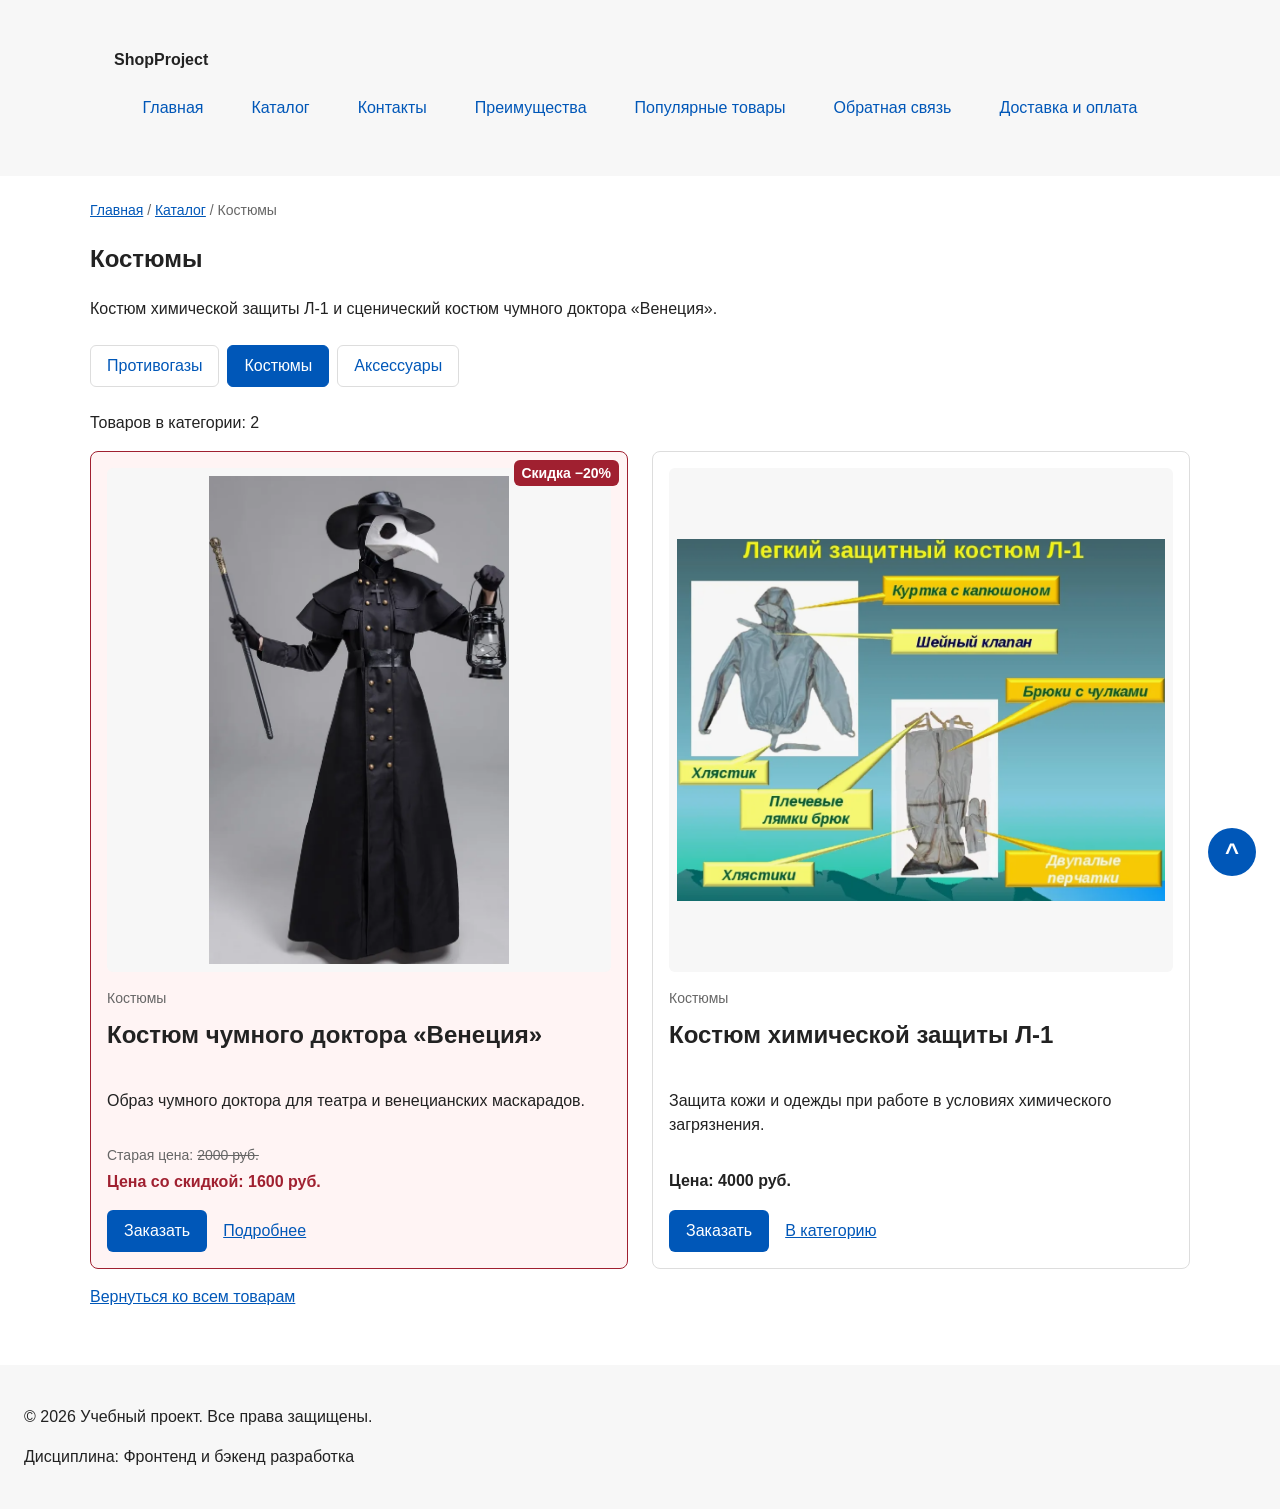
<file: costumes.html>
<!DOCTYPE html>
<html lang="ru">
<head>
  <meta charset="UTF-8">
  <meta name="viewport" content="width=device-width, initial-scale=1.0">
  <title>Костюмы — Учебный интернет-магазин</title>
  <meta name="description" content="Костюм химической защиты Л-1 и сценический костюм чумного доктора «Венеция».">
  <link rel="stylesheet" href="css/style.css">
  <script src="js/main.js" defer></script>
  <meta property="og:type" content="website">
  <meta property="og:title" content="Костюмы">
  <meta property="og:description" content="Костюм химической защиты Л-1 и сценический костюм чумного доктора «Венеция».">
  <meta property="og:image" content="https://ImBread300.github.io/kr1-html-css-shop/images/preview.jpg">
</head>
<body>
  <header class="site-header">
    <div class="site-header__inner">
      <a class="site-header__logo" href="index.html">ShopProject</a>

      <nav class="site-nav" aria-label="Основная навигация">
        <ul class="site-nav__list">
          <li class="site-nav__item">
            <a class="site-nav__link" href="index.html">
              Главная
            </a>
          </li>
          <li class="site-nav__item">
            <a class="site-nav__link" href="catalog.html">Каталог</a>
          </li>
          <li class="site-nav__item">
            <a class="site-nav__link" href="contacts.html">Контакты</a>
          </li>
          <li class="site-nav__item">
            <a class="site-nav__link" href="index.html#advantages">Преимущества</a>
          </li>
          <li class="site-nav__item">
            <a class="site-nav__link" href="index.html#popular">
              Популярные товары
            </a>
          </li>
          <li class="site-nav__item">
            <a class="site-nav__link" href="index.html#contacts">Обратная связь</a>
          </li>

          <li class="site-nav__item"><a class="site-nav__link" href="delivery.html">Доставка и оплата</a></li>
        </ul>
      </nav>
    </div>
  </header>
  <main class="site-main">
    <nav class="breadcrumbs" aria-label="Хлебные крошки"><a class="breadcrumbs__link" href="index.html">Главная</a> / <a class="breadcrumbs__link" href="catalog.html">Каталог</a><span class="breadcrumbs__current" aria-current="page">Костюмы</span></nav><section class="section">
      <h1>Костюмы</h1><p>Костюм химической защиты Л-1 и сценический костюм чумного доктора «Венеция».</p>
      <nav class="category-nav" aria-label="Категории товаров"><a class="category-nav__link" href="gas-masks.html">Противогазы</a><a class="category-nav__link category-nav__link--active" href="costumes.html" aria-current="page">Костюмы</a><a class="category-nav__link" href="accessories.html">Аксессуары</a></nav>
      <p>Товаров в категории: 2</p>
      <div class="products-grid"><article class="product-card product-card--sale" data-category="costumes" data-price="1600">
          <img class="product-card__image" src="images/product_2.png" alt="Костюм чумного доктора «Венеция»" width="640" height="640" loading="lazy" decoding="async">

          <span class="product-card__badge product-card__badge--sale">Скидка −20%</span>
          <div class="product-card__content">
            <p class="product-card__category">Костюмы</p>
            <h2 class="product-card__title">Костюм чумного доктора «Венеция»</h2>
            <p class="product-card__description">Образ чумного доктора для театра и венецианских маскарадов.</p>

            <p class="product-card__price">
              <span class="product-card__old-price">Старая цена: <del>2000 руб.</del></span>
              <span class="product-card__current-price">Цена со скидкой: 1600 руб.</span>
            </p>
            <div class="product-card__actions">
              <button class="button button--primary product-card__button" type="button" data-product="Костюм чумного доктора «Венеция»">Заказать</button>
              <a class="product-card__details" href="product-costume.html">Подробнее</a>
            </div>
          </div>
        </article>
        <article class="product-card" data-category="costumes" data-price="4000">
          <img class="product-card__image" src="images/product_6.png" alt="Костюм химической защиты Л-1" width="640" height="640" loading="lazy" decoding="async">

          <div class="product-card__content">
            <p class="product-card__category">Костюмы</p>
            <h2 class="product-card__title">Костюм химической защиты Л-1</h2>
            <p class="product-card__description">Защита кожи и одежды при работе в условиях химического загрязнения.</p>

            <p class="product-card__price">Цена: 4000 руб.</p>
            <div class="product-card__actions">
              <button class="button button--primary product-card__button" type="button" data-product="Костюм химической защиты Л-1">Заказать</button>
              <a class="product-card__details" href="costumes.html">В категорию</a>
            </div>
          </div>
        </article></div>
      <p><a href="catalog.html">Вернуться ко всем товарам</a></p>
    </section>
    <p class="success-message" id="success-message" role="status" hidden>Форма успешно отправлена!</p>
  </main>
  <footer class="site-footer">
        <p>&copy; 2026 Учебный проект. Все права защищены.</p>
        <p>Дисциплина: Фронтенд и бэкенд разработка</p>
    </footer>
  <dialog class="order-dialog" id="order-dialog" aria-labelledby="order-dialog-title">
    <h2 id="order-dialog-title">Оформление заявки</h2>

    <form class="order-form" id="order-form" action="#" method="post" novalidate>
      <div class="order-form__field">
        <label class="order-form__label" for="selected-product">Товар</label>
        <input class="order-form__input" id="selected-product" name="selected-product" type="text" readonly>
      </div>

      <div class="order-form__field">
        <label class="order-form__label" for="order-name">Имя</label>
        <input class="order-form__input" id="order-name" name="name" type="text" placeholder="Введите ваше имя" minlength="2"
          autocomplete="given-name" required>
      </div>

      <div class="order-form__field">
        <label class="order-form__label" for="order-email">E-mail</label>
        <input class="order-form__input" id="order-email" name="email" type="email" placeholder="example@mail.ru" autocomplete="email" required>
      </div>

      <div class="order-form__field">
        <label class="order-form__label" for="order-phone">Телефон</label>
        <input class="order-form__input" id="order-phone" name="phone" type="tel" inputmode="tel" placeholder="+7 (900) 000-00-00"
          pattern="^\+7 \(\d{3}\) \d{3}-\d{2}-\d{2}$" required>
        <small class="order-form__hint">Формат: +7 (900) 000-00-00</small>
      </div>

      <div class="order-form__field">
        <label class="order-form__label" for="order-date">Дата связи</label>
        <input class="order-form__input" id="order-date" name="date" type="date">
      </div>

      <div class="order-form__field">
        <label class="order-form__label" for="order-topic">Тема заявки</label>
        <select class="order-form__select" id="order-topic" name="topic" required>
          <option value="">Выберите тему</option>
          <option value="product">Заказ товара</option>
          <option value="consultation">Консультация</option>
          <option value="delivery">Доставка</option>
        </select>
      </div>

      <div class="order-form__field">
        <label class="order-form__label" for="order-comment">Комментарий</label>
        <textarea class="order-form__textarea" id="order-comment" name="comment" rows="4" placeholder="Укажите дополнительную информацию"></textarea>
      </div>

      <div class="order-form__field order-form__field--checkbox">
        <label class="order-form__label">
          <input class="order-form__checkbox" id="order-agreement" name="agreement" type="checkbox" required>
          Я согласен на обработку данных
        </label>
      </div>

      <div class="order-form__actions">
        <button class="button button--secondary" type="button" id="close-order-dialog">Закрыть</button>
        <button class="button button--primary" type="submit">Отправить заявку</button>
      </div>
    </form>
  </dialog>
  <a class="back-to-top" href="#" aria-label="Вернуться в начало страницы">^</a>
</body>
</html>
</file>
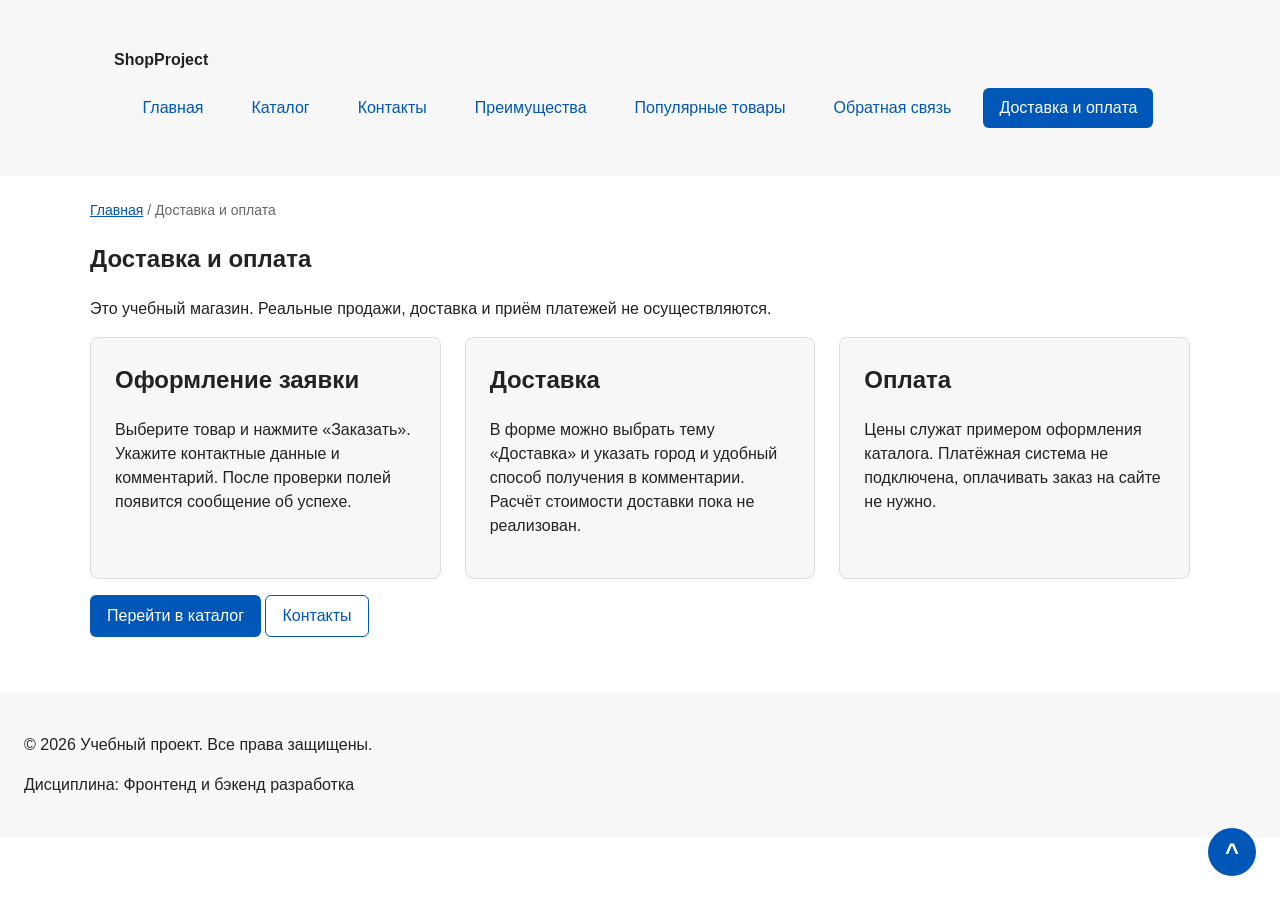
<file: delivery.html>
<!DOCTYPE html>
<html lang="ru">
<head>
  <meta charset="UTF-8">
  <meta name="viewport" content="width=device-width, initial-scale=1.0">
  <title>Доставка и оплата — Учебный интернет-магазин</title>
  <meta name="description" content="Как оформить учебную заявку, информация о доставке и оплате.">
  <link rel="stylesheet" href="css/style.css">
  <script src="js/main.js" defer></script>
  <meta property="og:type" content="website">
  <meta property="og:title" content="Доставка и оплата">
  <meta property="og:description" content="Как оформить учебную заявку, информация о доставке и оплате.">
  <meta property="og:image" content="https://ImBread300.github.io/kr1-html-css-shop/images/preview.jpg">
</head>
<body>
  <header class="site-header">
    <div class="site-header__inner">
      <a class="site-header__logo" href="index.html">ShopProject</a>

      <nav class="site-nav" aria-label="Основная навигация">
        <ul class="site-nav__list">
          <li class="site-nav__item">
            <a class="site-nav__link" href="index.html">
              Главная
            </a>
          </li>
          <li class="site-nav__item">
            <a class="site-nav__link" href="catalog.html">Каталог</a>
          </li>
          <li class="site-nav__item">
            <a class="site-nav__link" href="contacts.html">Контакты</a>
          </li>
          <li class="site-nav__item">
            <a class="site-nav__link" href="index.html#advantages">Преимущества</a>
          </li>
          <li class="site-nav__item">
            <a class="site-nav__link" href="index.html#popular">
              Популярные товары
            </a>
          </li>
          <li class="site-nav__item">
            <a class="site-nav__link" href="index.html#contacts">Обратная связь</a>
          </li>

          <li class="site-nav__item"><a class="site-nav__link site-nav__link--active" href="delivery.html" aria-current="page">Доставка и оплата</a></li>
        </ul>
      </nav>
    </div>
  </header>
  <main class="site-main">
    <nav class="breadcrumbs" aria-label="Хлебные крошки"><a class="breadcrumbs__link" href="index.html">Главная</a><span class="breadcrumbs__current" aria-current="page">Доставка и оплата</span></nav><section class="section">
      <h1>Доставка и оплата</h1>
      <p>Это учебный магазин. Реальные продажи, доставка и приём платежей не осуществляются.</p>
      <div class="info-grid">
        <section class="info-card"><h2>Оформление заявки</h2><p>Выберите товар и нажмите «Заказать». Укажите контактные данные и комментарий. После проверки полей появится сообщение об успехе.</p></section>
        <section class="info-card"><h2>Доставка</h2><p>В форме можно выбрать тему «Доставка» и указать город и удобный способ получения в комментарии. Расчёт стоимости доставки пока не реализован.</p></section>
        <section class="info-card"><h2>Оплата</h2><p>Цены служат примером оформления каталога. Платёжная система не подключена, оплачивать заказ на сайте не нужно.</p></section>
      </div>
      <p><a class="button button--primary" href="catalog.html">Перейти в каталог</a> <a class="button button--secondary" href="contacts.html">Контакты</a></p>
    </section>

  </main>
  <footer class="site-footer">
        <p>&copy; 2026 Учебный проект. Все права защищены.</p>
        <p>Дисциплина: Фронтенд и бэкенд разработка</p>
    </footer>

  <a class="back-to-top" href="#" aria-label="Вернуться в начало страницы">^</a>
</body>
</html>
</file>
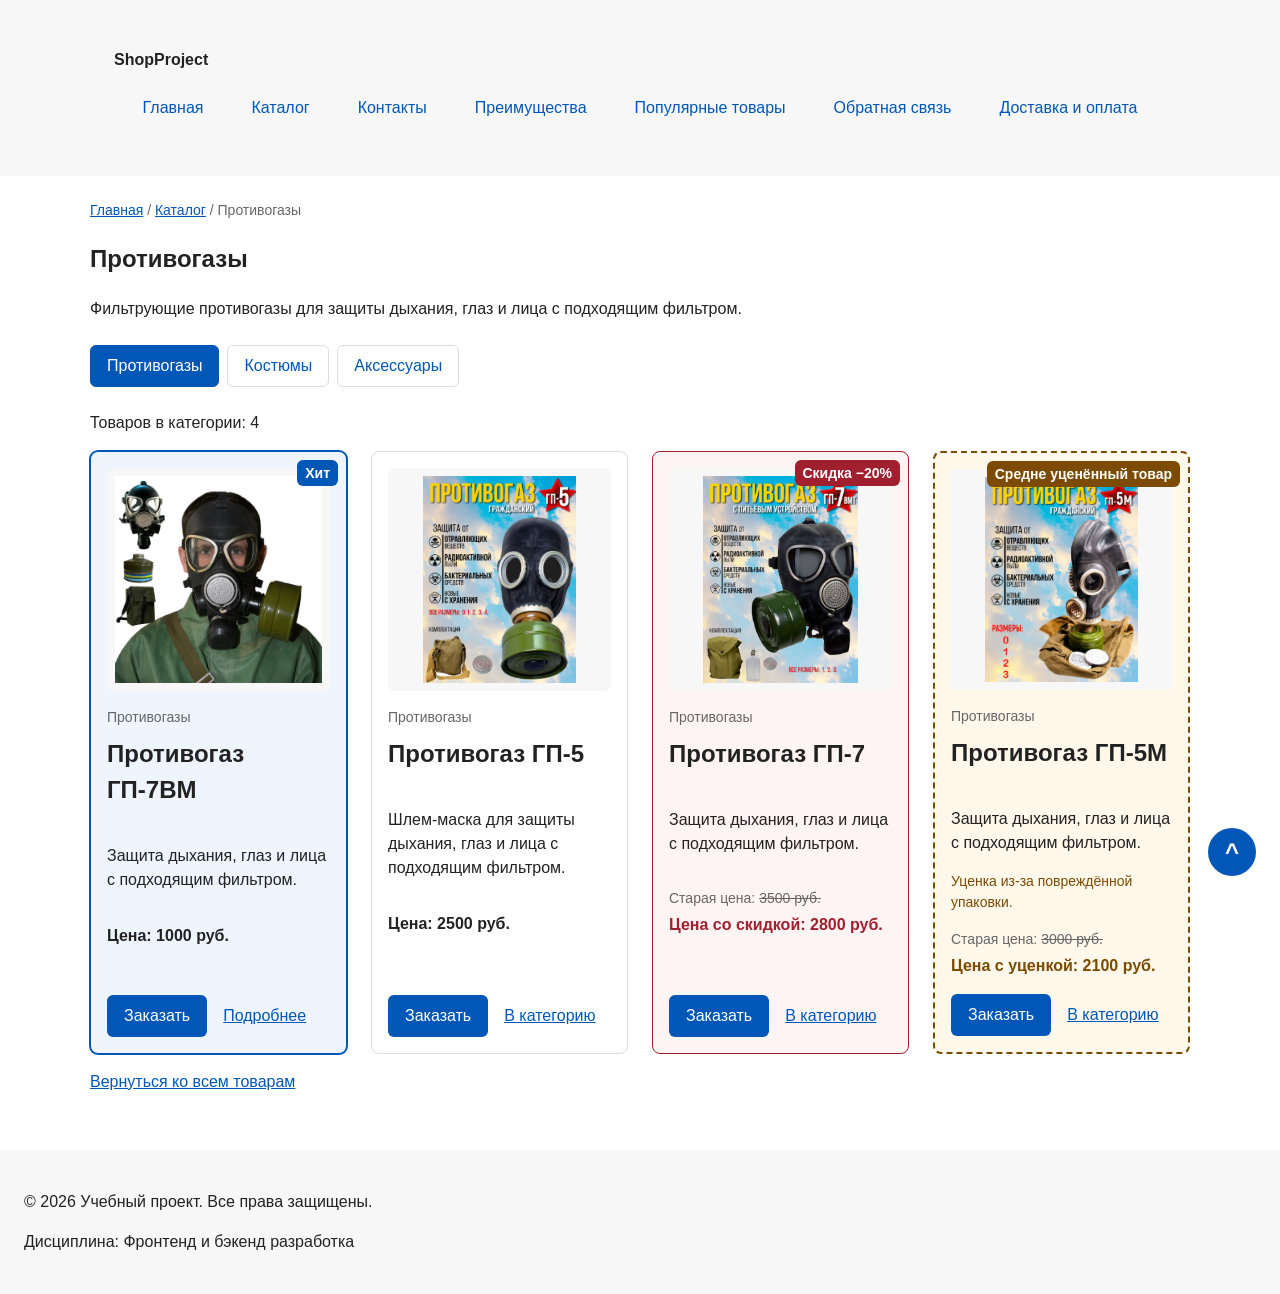
<file: gas-masks.html>
<!DOCTYPE html>
<html lang="ru">
<head>
  <meta charset="UTF-8">
  <meta name="viewport" content="width=device-width, initial-scale=1.0">
  <title>Противогазы — Учебный интернет-магазин</title>
  <meta name="description" content="Фильтрующие противогазы для защиты дыхания, глаз и лица с подходящим фильтром.">
  <link rel="stylesheet" href="css/style.css">
  <script src="js/main.js" defer></script>
  <meta property="og:type" content="website">
  <meta property="og:title" content="Противогазы">
  <meta property="og:description" content="Фильтрующие противогазы для защиты дыхания, глаз и лица с подходящим фильтром.">
  <meta property="og:image" content="https://ImBread300.github.io/kr1-html-css-shop/images/preview.jpg">
</head>
<body>
  <header class="site-header">
    <div class="site-header__inner">
      <a class="site-header__logo" href="index.html">ShopProject</a>

      <nav class="site-nav" aria-label="Основная навигация">
        <ul class="site-nav__list">
          <li class="site-nav__item">
            <a class="site-nav__link" href="index.html">
              Главная
            </a>
          </li>
          <li class="site-nav__item">
            <a class="site-nav__link" href="catalog.html">Каталог</a>
          </li>
          <li class="site-nav__item">
            <a class="site-nav__link" href="contacts.html">Контакты</a>
          </li>
          <li class="site-nav__item">
            <a class="site-nav__link" href="index.html#advantages">Преимущества</a>
          </li>
          <li class="site-nav__item">
            <a class="site-nav__link" href="index.html#popular">
              Популярные товары
            </a>
          </li>
          <li class="site-nav__item">
            <a class="site-nav__link" href="index.html#contacts">Обратная связь</a>
          </li>

          <li class="site-nav__item"><a class="site-nav__link" href="delivery.html">Доставка и оплата</a></li>
        </ul>
      </nav>
    </div>
  </header>
  <main class="site-main">
    <nav class="breadcrumbs" aria-label="Хлебные крошки"><a class="breadcrumbs__link" href="index.html">Главная</a> / <a class="breadcrumbs__link" href="catalog.html">Каталог</a><span class="breadcrumbs__current" aria-current="page">Противогазы</span></nav><section class="section">
      <h1>Противогазы</h1><p>Фильтрующие противогазы для защиты дыхания, глаз и лица с подходящим фильтром.</p>
      <nav class="category-nav" aria-label="Категории товаров"><a class="category-nav__link category-nav__link--active" href="gas-masks.html" aria-current="page">Противогазы</a><a class="category-nav__link" href="costumes.html">Костюмы</a><a class="category-nav__link" href="accessories.html">Аксессуары</a></nav>
      <p>Товаров в категории: 4</p>
      <div class="products-grid"><article class="product-card product-card--featured" data-category="gas-masks" data-price="1000">
          <img class="product-card__image" src="images/product_1.png" alt="Противогаз ГП-7ВМ" width="640" height="640" loading="lazy" decoding="async">
          <span class="product-card__badge">Хит</span>
          <div class="product-card__content">
            <p class="product-card__category">Противогазы</p>
            <h2 class="product-card__title">Противогаз ГП-7ВМ</h2>
            <p class="product-card__description">Защита дыхания, глаз и лица с подходящим фильтром.</p>

            <p class="product-card__price">Цена: 1000 руб.</p>
            <div class="product-card__actions">
              <button class="button button--primary product-card__button" type="button" data-product="Противогаз ГП-7ВМ">Заказать</button>
              <a class="product-card__details" href="product-gp7vm.html">Подробнее</a>
            </div>
          </div>
        </article><article class="product-card" data-category="gas-masks" data-price="2500">
          <img class="product-card__image" src="images/product_3.png" alt="Противогаз ГП-5" width="640" height="640" loading="lazy" decoding="async">

          <div class="product-card__content">
            <p class="product-card__category">Противогазы</p>
            <h2 class="product-card__title">Противогаз ГП-5</h2>
            <p class="product-card__description">Шлем-маска для защиты дыхания, глаз и лица с подходящим фильтром.</p>

            <p class="product-card__price">Цена: 2500 руб.</p>
            <div class="product-card__actions">
              <button class="button button--primary product-card__button" type="button" data-product="Противогаз ГП-5">Заказать</button>
              <a class="product-card__details" href="gas-masks.html">В категорию</a>
            </div>
          </div>
        </article><article class="product-card product-card--sale" data-category="gas-masks" data-price="2800">
          <img class="product-card__image" src="images/product_4.png" alt="Противогаз ГП-7" width="640" height="640" loading="lazy" decoding="async">

          <span class="product-card__badge product-card__badge--sale">Скидка −20%</span>
          <div class="product-card__content">
            <p class="product-card__category">Противогазы</p>
            <h2 class="product-card__title">Противогаз ГП-7</h2>
            <p class="product-card__description">Защита дыхания, глаз и лица с подходящим фильтром.</p>

            <p class="product-card__price">
              <span class="product-card__old-price">Старая цена: <del>3500 руб.</del></span>
              <span class="product-card__current-price">Цена со скидкой: 2800 руб.</span>
            </p>
            <div class="product-card__actions">
              <button class="button button--primary product-card__button" type="button" data-product="Противогаз ГП-7">Заказать</button>
              <a class="product-card__details" href="gas-masks.html">В категорию</a>
            </div>
          </div>
        </article><article class="product-card product-card--markdown-medium" data-category="gas-masks" data-price="2100">
          <img class="product-card__image" src="images/product_5.png" alt="Противогаз ГП-5М" width="640" height="640" loading="lazy" decoding="async">

          <span class="product-card__badge product-card__badge--markdown-medium">Средне уценённый товар</span>
          <div class="product-card__content">
            <p class="product-card__category">Противогазы</p>
            <h2 class="product-card__title">Противогаз ГП-5М</h2>
            <p class="product-card__description">Защита дыхания, глаз и лица с подходящим фильтром.</p>

            <p class="product-card__condition">Уценка из-за повреждённой упаковки.</p>
            <p class="product-card__price">
              <span class="product-card__old-price">Старая цена: <del>3000 руб.</del></span>
              <span class="product-card__current-price">Цена с уценкой: 2100 руб.</span>
            </p>
            <div class="product-card__actions">
              <button class="button button--primary product-card__button" type="button" data-product="Противогаз ГП-5М">Заказать</button>
              <a class="product-card__details" href="gas-masks.html">В категорию</a>
            </div>
          </div>
        </article></div>
      <p><a href="catalog.html">Вернуться ко всем товарам</a></p>
    </section>
    <p class="success-message" id="success-message" role="status" hidden>Форма успешно отправлена!</p>
  </main>
  <footer class="site-footer">
        <p>&copy; 2026 Учебный проект. Все права защищены.</p>
        <p>Дисциплина: Фронтенд и бэкенд разработка</p>
    </footer>
  <dialog class="order-dialog" id="order-dialog" aria-labelledby="order-dialog-title">
    <h2 id="order-dialog-title">Оформление заявки</h2>

    <form class="order-form" id="order-form" action="#" method="post" novalidate>
      <div class="order-form__field">
        <label class="order-form__label" for="selected-product">Товар</label>
        <input class="order-form__input" id="selected-product" name="selected-product" type="text" readonly>
      </div>

      <div class="order-form__field">
        <label class="order-form__label" for="order-name">Имя</label>
        <input class="order-form__input" id="order-name" name="name" type="text" placeholder="Введите ваше имя" minlength="2"
          autocomplete="given-name" required>
      </div>

      <div class="order-form__field">
        <label class="order-form__label" for="order-email">E-mail</label>
        <input class="order-form__input" id="order-email" name="email" type="email" placeholder="example@mail.ru" autocomplete="email" required>
      </div>

      <div class="order-form__field">
        <label class="order-form__label" for="order-phone">Телефон</label>
        <input class="order-form__input" id="order-phone" name="phone" type="tel" inputmode="tel" placeholder="+7 (900) 000-00-00"
          pattern="^\+7 \(\d{3}\) \d{3}-\d{2}-\d{2}$" required>
        <small class="order-form__hint">Формат: +7 (900) 000-00-00</small>
      </div>

      <div class="order-form__field">
        <label class="order-form__label" for="order-date">Дата связи</label>
        <input class="order-form__input" id="order-date" name="date" type="date">
      </div>

      <div class="order-form__field">
        <label class="order-form__label" for="order-topic">Тема заявки</label>
        <select class="order-form__select" id="order-topic" name="topic" required>
          <option value="">Выберите тему</option>
          <option value="product">Заказ товара</option>
          <option value="consultation">Консультация</option>
          <option value="delivery">Доставка</option>
        </select>
      </div>

      <div class="order-form__field">
        <label class="order-form__label" for="order-comment">Комментарий</label>
        <textarea class="order-form__textarea" id="order-comment" name="comment" rows="4" placeholder="Укажите дополнительную информацию"></textarea>
      </div>

      <div class="order-form__field order-form__field--checkbox">
        <label class="order-form__label">
          <input class="order-form__checkbox" id="order-agreement" name="agreement" type="checkbox" required>
          Я согласен на обработку данных
        </label>
      </div>

      <div class="order-form__actions">
        <button class="button button--secondary" type="button" id="close-order-dialog">Закрыть</button>
        <button class="button button--primary" type="submit">Отправить заявку</button>
      </div>
    </form>
  </dialog>
  <a class="back-to-top" href="#" aria-label="Вернуться в начало страницы">^</a>
</body>
</html>
</file>
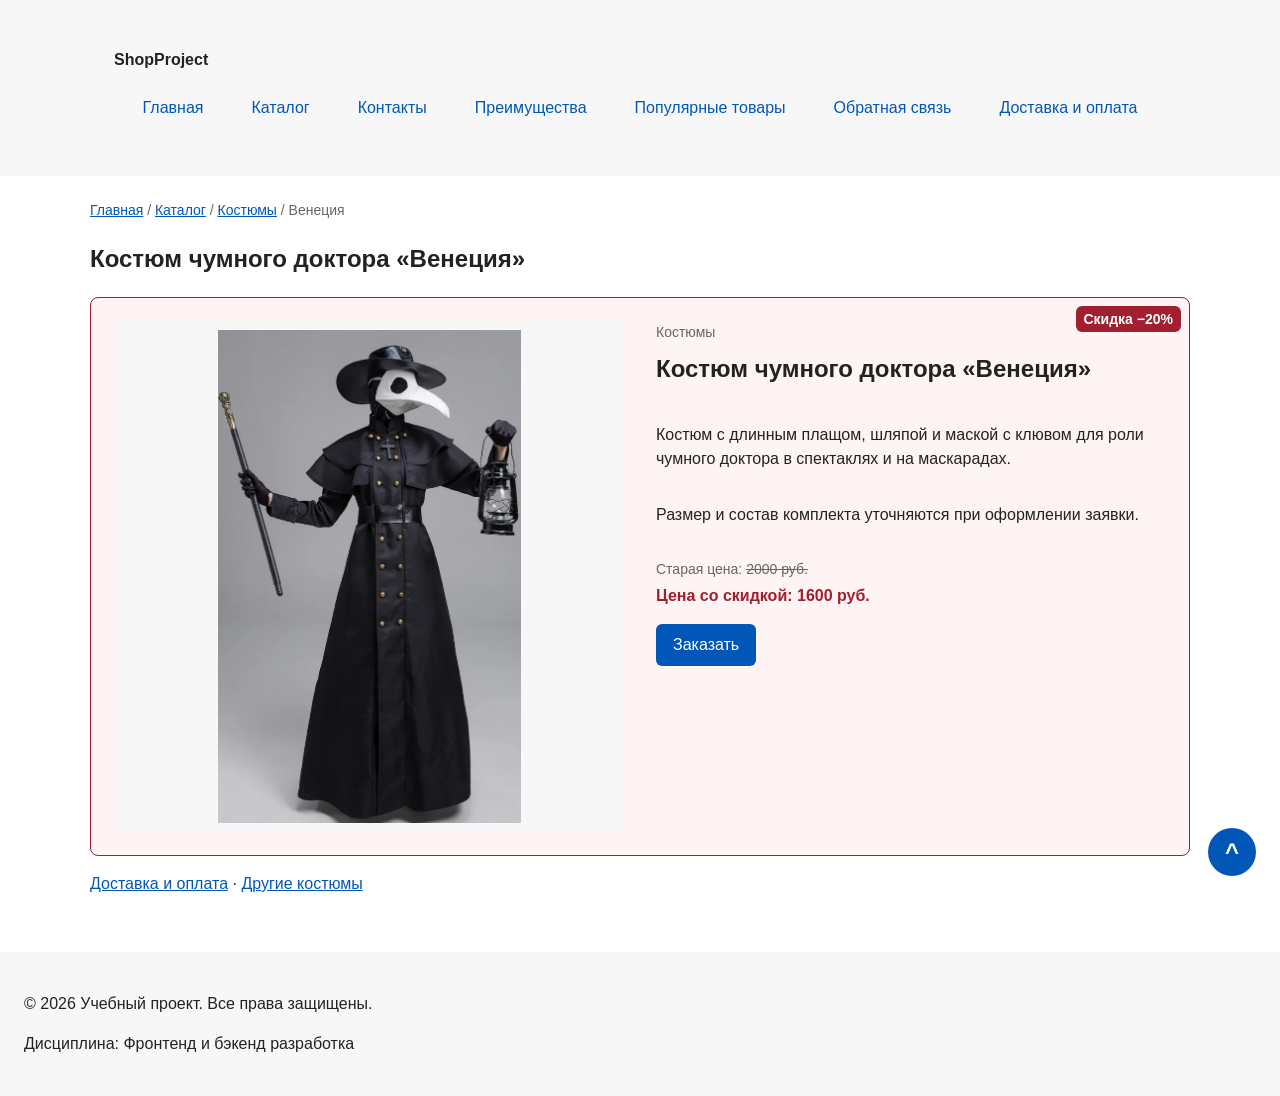
<file: product-costume.html>
<!DOCTYPE html>
<html lang="ru">
<head>
  <meta charset="UTF-8">
  <meta name="viewport" content="width=device-width, initial-scale=1.0">
  <title>Костюм чумного доктора «Венеция» — Учебный интернет-магазин</title>
  <meta name="description" content="Описание костюма чумного доктора «Венеция» и оформление заявки.">
  <link rel="stylesheet" href="css/style.css">
  <script src="js/main.js" defer></script>
  <meta property="og:type" content="website">
  <meta property="og:title" content="Костюм чумного доктора «Венеция»">
  <meta property="og:description" content="Описание костюма чумного доктора «Венеция» и оформление заявки.">
  <meta property="og:image" content="https://ImBread300.github.io/kr1-html-css-shop/images/preview.jpg">
</head>
<body>
  <header class="site-header">
    <div class="site-header__inner">
      <a class="site-header__logo" href="index.html">ShopProject</a>

      <nav class="site-nav" aria-label="Основная навигация">
        <ul class="site-nav__list">
          <li class="site-nav__item">
            <a class="site-nav__link" href="index.html">
              Главная
            </a>
          </li>
          <li class="site-nav__item">
            <a class="site-nav__link" href="catalog.html">Каталог</a>
          </li>
          <li class="site-nav__item">
            <a class="site-nav__link" href="contacts.html">Контакты</a>
          </li>
          <li class="site-nav__item">
            <a class="site-nav__link" href="index.html#advantages">Преимущества</a>
          </li>
          <li class="site-nav__item">
            <a class="site-nav__link" href="index.html#popular">
              Популярные товары
            </a>
          </li>
          <li class="site-nav__item">
            <a class="site-nav__link" href="index.html#contacts">Обратная связь</a>
          </li>

          <li class="site-nav__item"><a class="site-nav__link" href="delivery.html">Доставка и оплата</a></li>
        </ul>
      </nav>
    </div>
  </header>
  <main class="site-main">
    <nav class="breadcrumbs" aria-label="Хлебные крошки"><a class="breadcrumbs__link" href="index.html">Главная</a> / <a class="breadcrumbs__link" href="catalog.html">Каталог</a> / <a class="breadcrumbs__link" href="costumes.html">Костюмы</a><span class="breadcrumbs__current" aria-current="page">Венеция</span></nav><section class="section"><h1>Костюм чумного доктора «Венеция»</h1><article class="product-card product-card--sale product-card--horizontal" data-category="costumes" data-price="1600">
          <img class="product-card__image" src="images/product_2.png" alt="Костюм чумного доктора «Венеция»" width="640" height="640" loading="lazy" decoding="async">

          <span class="product-card__badge product-card__badge--sale">Скидка −20%</span>
          <div class="product-card__content">
            <p class="product-card__category">Костюмы</p>
            <h2 class="product-card__title">Костюм чумного доктора «Венеция»</h2>
            <p class="product-card__description">Костюм с длинным плащом, шляпой и маской с клювом для роли чумного доктора в спектаклях и на маскарадах.</p>
            <p>Размер и состав комплекта уточняются при оформлении заявки.</p>
            <p class="product-card__price">
              <span class="product-card__old-price">Старая цена: <del>2000 руб.</del></span>
              <span class="product-card__current-price">Цена со скидкой: 1600 руб.</span>
            </p>
            <div class="product-card__actions">
              <button class="button button--primary product-card__button" type="button" data-product="Костюм чумного доктора «Венеция»">Заказать</button>
            </div>
          </div>
        </article><p><a href="delivery.html">Доставка и оплата</a> · <a href="costumes.html">Другие костюмы</a></p></section>
    <p class="success-message" id="success-message" role="status" hidden>Форма успешно отправлена!</p>
  </main>
  <footer class="site-footer">
        <p>&copy; 2026 Учебный проект. Все права защищены.</p>
        <p>Дисциплина: Фронтенд и бэкенд разработка</p>
    </footer>
  <dialog class="order-dialog" id="order-dialog" aria-labelledby="order-dialog-title">
    <h2 id="order-dialog-title">Оформление заявки</h2>

    <form class="order-form" id="order-form" action="#" method="post" novalidate>
      <div class="order-form__field">
        <label class="order-form__label" for="selected-product">Товар</label>
        <input class="order-form__input" id="selected-product" name="selected-product" type="text" readonly>
      </div>

      <div class="order-form__field">
        <label class="order-form__label" for="order-name">Имя</label>
        <input class="order-form__input" id="order-name" name="name" type="text" placeholder="Введите ваше имя" minlength="2"
          autocomplete="given-name" required>
      </div>

      <div class="order-form__field">
        <label class="order-form__label" for="order-email">E-mail</label>
        <input class="order-form__input" id="order-email" name="email" type="email" placeholder="example@mail.ru" autocomplete="email" required>
      </div>

      <div class="order-form__field">
        <label class="order-form__label" for="order-phone">Телефон</label>
        <input class="order-form__input" id="order-phone" name="phone" type="tel" inputmode="tel" placeholder="+7 (900) 000-00-00"
          pattern="^\+7 \(\d{3}\) \d{3}-\d{2}-\d{2}$" required>
        <small class="order-form__hint">Формат: +7 (900) 000-00-00</small>
      </div>

      <div class="order-form__field">
        <label class="order-form__label" for="order-date">Дата связи</label>
        <input class="order-form__input" id="order-date" name="date" type="date">
      </div>

      <div class="order-form__field">
        <label class="order-form__label" for="order-topic">Тема заявки</label>
        <select class="order-form__select" id="order-topic" name="topic" required>
          <option value="">Выберите тему</option>
          <option value="product">Заказ товара</option>
          <option value="consultation">Консультация</option>
          <option value="delivery">Доставка</option>
        </select>
      </div>

      <div class="order-form__field">
        <label class="order-form__label" for="order-comment">Комментарий</label>
        <textarea class="order-form__textarea" id="order-comment" name="comment" rows="4" placeholder="Укажите дополнительную информацию"></textarea>
      </div>

      <div class="order-form__field order-form__field--checkbox">
        <label class="order-form__label">
          <input class="order-form__checkbox" id="order-agreement" name="agreement" type="checkbox" required>
          Я согласен на обработку данных
        </label>
      </div>

      <div class="order-form__actions">
        <button class="button button--secondary" type="button" id="close-order-dialog">Закрыть</button>
        <button class="button button--primary" type="submit">Отправить заявку</button>
      </div>
    </form>
  </dialog>
  <a class="back-to-top" href="#" aria-label="Вернуться в начало страницы">^</a>
</body>
</html>
</file>
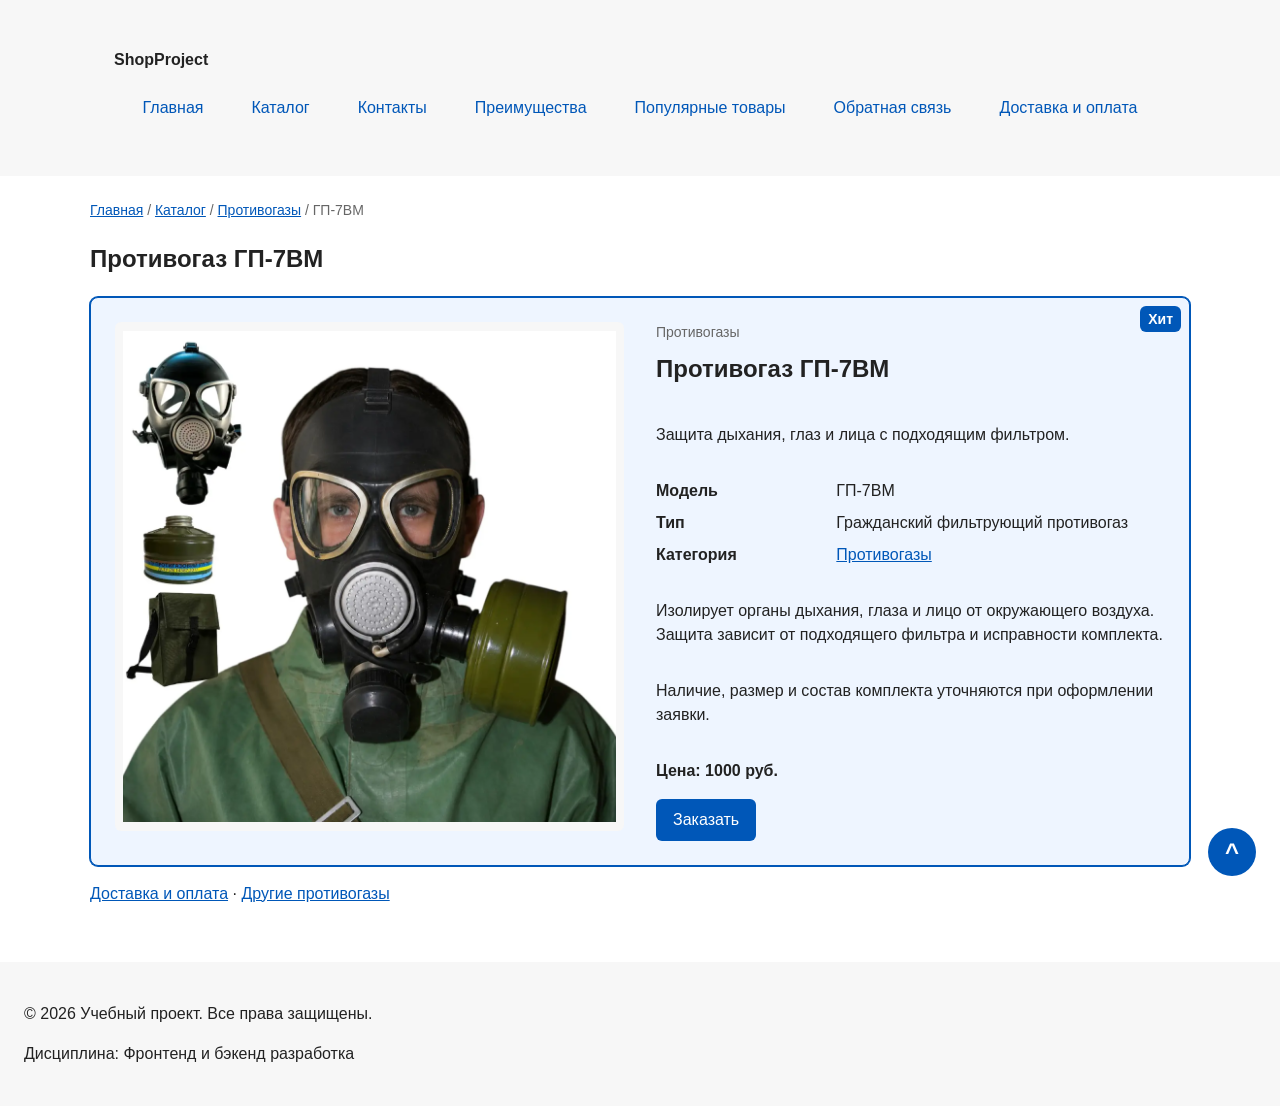
<file: product-gp7vm.html>
<!DOCTYPE html>
<html lang="ru">
<head>
  <meta charset="UTF-8">
  <meta name="viewport" content="width=device-width, initial-scale=1.0">
  <title>Противогаз ГП-7ВМ — Учебный интернет-магазин</title>
  <meta name="description" content="Описание противогаза ГП-7ВМ и оформление заявки.">
  <link rel="stylesheet" href="css/style.css">
  <script src="js/main.js" defer></script>
  <meta property="og:type" content="website">
  <meta property="og:title" content="Противогаз ГП-7ВМ">
  <meta property="og:description" content="Описание противогаза ГП-7ВМ и оформление заявки.">
  <meta property="og:image" content="https://ImBread300.github.io/kr1-html-css-shop/images/preview.jpg">
</head>
<body>
  <header class="site-header">
    <div class="site-header__inner">
      <a class="site-header__logo" href="index.html">ShopProject</a>

      <nav class="site-nav" aria-label="Основная навигация">
        <ul class="site-nav__list">
          <li class="site-nav__item">
            <a class="site-nav__link" href="index.html">
              Главная
            </a>
          </li>
          <li class="site-nav__item">
            <a class="site-nav__link" href="catalog.html">Каталог</a>
          </li>
          <li class="site-nav__item">
            <a class="site-nav__link" href="contacts.html">Контакты</a>
          </li>
          <li class="site-nav__item">
            <a class="site-nav__link" href="index.html#advantages">Преимущества</a>
          </li>
          <li class="site-nav__item">
            <a class="site-nav__link" href="index.html#popular">
              Популярные товары
            </a>
          </li>
          <li class="site-nav__item">
            <a class="site-nav__link" href="index.html#contacts">Обратная связь</a>
          </li>

          <li class="site-nav__item"><a class="site-nav__link" href="delivery.html">Доставка и оплата</a></li>
        </ul>
      </nav>
    </div>
  </header>
  <main class="site-main">
    <nav class="breadcrumbs" aria-label="Хлебные крошки"><a class="breadcrumbs__link" href="index.html">Главная</a> / <a class="breadcrumbs__link" href="catalog.html">Каталог</a> / <a class="breadcrumbs__link" href="gas-masks.html">Противогазы</a><span class="breadcrumbs__current" aria-current="page">ГП-7ВМ</span></nav><section class="section"><h1>Противогаз ГП-7ВМ</h1><article class="product-card product-card--featured product-card--horizontal" data-category="gas-masks" data-price="1000">
          <img class="product-card__image" src="images/product_1.png" alt="Противогаз ГП-7ВМ" width="640" height="640" loading="lazy" decoding="async">
          <span class="product-card__badge">Хит</span>
          <div class="product-card__content">
            <p class="product-card__category">Противогазы</p>
            <h2 class="product-card__title">Противогаз ГП-7ВМ</h2>
            <p class="product-card__description">Защита дыхания, глаз и лица с подходящим фильтром.</p>
            <dl class="product-card__specs">
              <dt>Модель</dt><dd>ГП-7ВМ</dd>
              <dt>Тип</dt><dd>Гражданский фильтрующий противогаз</dd>
              <dt>Категория</dt><dd><a href="gas-masks.html">Противогазы</a></dd>
            </dl>
            <p>Изолирует органы дыхания, глаза и лицо от окружающего воздуха. Защита зависит от подходящего фильтра и исправности комплекта.</p>
            <p>Наличие, размер и состав комплекта уточняются при оформлении заявки.</p>
            <p class="product-card__price">Цена: 1000 руб.</p>
            <div class="product-card__actions">
              <button class="button button--primary product-card__button" type="button" data-product="Противогаз ГП-7ВМ">Заказать</button>

            </div>
          </div>
        </article><p><a href="delivery.html">Доставка и оплата</a> · <a href="gas-masks.html">Другие противогазы</a></p></section>
    <p class="success-message" id="success-message" role="status" hidden>Форма успешно отправлена!</p>
  </main>
  <footer class="site-footer">
        <p>&copy; 2026 Учебный проект. Все права защищены.</p>
        <p>Дисциплина: Фронтенд и бэкенд разработка</p>
    </footer>
  <dialog class="order-dialog" id="order-dialog" aria-labelledby="order-dialog-title">
    <h2 id="order-dialog-title">Оформление заявки</h2>

    <form class="order-form" id="order-form" action="#" method="post" novalidate>
      <div class="order-form__field">
        <label class="order-form__label" for="selected-product">Товар</label>
        <input class="order-form__input" id="selected-product" name="selected-product" type="text" readonly>
      </div>

      <div class="order-form__field">
        <label class="order-form__label" for="order-name">Имя</label>
        <input class="order-form__input" id="order-name" name="name" type="text" placeholder="Введите ваше имя" minlength="2"
          autocomplete="given-name" required>
      </div>

      <div class="order-form__field">
        <label class="order-form__label" for="order-email">E-mail</label>
        <input class="order-form__input" id="order-email" name="email" type="email" placeholder="example@mail.ru" autocomplete="email" required>
      </div>

      <div class="order-form__field">
        <label class="order-form__label" for="order-phone">Телефон</label>
        <input class="order-form__input" id="order-phone" name="phone" type="tel" inputmode="tel" placeholder="+7 (900) 000-00-00"
          pattern="^\+7 \(\d{3}\) \d{3}-\d{2}-\d{2}$" required>
        <small class="order-form__hint">Формат: +7 (900) 000-00-00</small>
      </div>

      <div class="order-form__field">
        <label class="order-form__label" for="order-date">Дата связи</label>
        <input class="order-form__input" id="order-date" name="date" type="date">
      </div>

      <div class="order-form__field">
        <label class="order-form__label" for="order-topic">Тема заявки</label>
        <select class="order-form__select" id="order-topic" name="topic" required>
          <option value="">Выберите тему</option>
          <option value="product">Заказ товара</option>
          <option value="consultation">Консультация</option>
          <option value="delivery">Доставка</option>
        </select>
      </div>

      <div class="order-form__field">
        <label class="order-form__label" for="order-comment">Комментарий</label>
        <textarea class="order-form__textarea" id="order-comment" name="comment" rows="4" placeholder="Укажите дополнительную информацию"></textarea>
      </div>

      <div class="order-form__field order-form__field--checkbox">
        <label class="order-form__label">
          <input class="order-form__checkbox" id="order-agreement" name="agreement" type="checkbox" required>
          Я согласен на обработку данных
        </label>
      </div>

      <div class="order-form__actions">
        <button class="button button--secondary" type="button" id="close-order-dialog">Закрыть</button>
        <button class="button button--primary" type="submit">Отправить заявку</button>
      </div>
    </form>
  </dialog>
  <a class="back-to-top" href="#" aria-label="Вернуться в начало страницы">^</a>
</body>
</html>
</file>
<file: css/style.css>
/* ===============================
   1. Переменные проекта
   =============================== */

:root {
  /* Основные цвета проекта */
  --color-bg: #ffffff;
  --color-text: #222222;
  --color-muted: #666666;
  --color-primary: #0057b8;
  --color-primary-dark: #003f86;
  --color-border: #dddddd;
  --color-surface: #f7f7f7;
  --color-surface-accent: #eef5ff;
  --color-danger: #b00020;
  --color-success: #168a2f;
  --color-success-bg: #eefaf0;
  --color-white: #ffffff;

  /* Отступы */
  --space-xs: 4px;
  --space-sm: 8px;
  --space-md: 16px;
  --space-lg: 24px;
  --space-xl: 32px;

  /* Скругления */
  --radius-sm: 6px;
  --radius-md: 8px;
  --radius-lg: 12px;

  /* Размеры */
  --container-width: 1100px;
}


/* ===============================
   2. Базовые стили
   =============================== */

* {
  box-sizing: border-box;
}

[hidden] {
  display: none !important;
}

body {
  margin: 0;
  font-family: Arial, sans-serif;
  line-height: 1.5;
  color: var(--color-text);
  background-color: var(--color-bg);
}


.site-header,
.site-main,
.site-footer {
  padding: var(--space-lg);
}


.site-footer {
  background-color: var(--color-surface);
}


.site-header {
  position: sticky;
  top: 0;
  z-index: 200;
  background-color: var(--color-surface);
}

.site-header__inner {
  max-width: var(--container-width);
  margin: 0 auto;
  padding: var(--space-lg);
}

.site-header__logo {
  font-weight: 700;
  color: var(--color-text);
  text-decoration: none;
}

.site-nav__list {
  display: flex;
  flex-wrap: wrap;
  justify-content: center;
  align-items: center;
  gap: var(--space-md);
  padding: 0;
  margin: var(--space-md) 0 0;
  list-style: none;
}

.site-nav__link {
  display: inline-block;
  padding: var(--space-sm) var(--space-md);
  color: var(--color-primary);
  text-decoration: none;
  border-radius: var(--radius-sm);
}

.site-nav__link:hover {
  text-decoration: underline;
  color: var(--color-white);
  background-color: var(--color-primary);
}

.site-nav__link:focus-visible {
  outline: 2px solid var(--color-primary);
  outline-offset: 3px;
}

.site-nav__link--active {
  color: var(--color-white);
  background-color: var(--color-primary);
}


html {
  scroll-behavior: smooth;
  scroll-padding-top: calc(var(--header-height, 200px) + var(--space-md));
}

:target {
  outline: 2px dashed var(--color-primary);
  outline-offset: 4px;
}

/* ===============================
   3. Общие элементы интерфейса
   =============================== */

a {
  color: var(--color-primary);
}

a:hover {
  color: var(--color-primary-dark);
}

a:focus-visible {
  outline: 2px solid var(--color-primary);
  outline-offset: 3px;
}


.button {
  display: inline-block;
  padding: var(--space-sm) var(--space-md);
  font: inherit;
  text-decoration: none;
  border: 1px solid transparent;
  border-radius: var(--radius-sm);
  cursor: pointer;
}

.button--primary {
  color: var(--color-white);
  background-color: var(--color-primary);
}

.button--primary:hover {
  color: var(--color-white);
  background-color: var(--color-primary-dark);
}

.button:focus-visible {
  outline: 2px solid var(--color-primary);
  outline-offset: 3px;
}

.button:disabled {
  opacity: 0.6;
  cursor: not-allowed;
}

.button--secondary {
  color: var(--color-primary);
  background-color: transparent;
  border-color: var(--color-primary);
}

.button--secondary:hover {
  color: var(--color-white);
  background-color: var(--color-primary);
}

.breadcrumbs {
  max-width: var(--container-width);
  margin: 0 auto var(--space-md);
  font-size: 14px;
  color: var(--color-muted);
}

.breadcrumbs__link {
  color: var(--color-primary);
}

.breadcrumbs__current::before {
  content: " / ";
  color: var(--color-muted);
}

/* ===============================
   4. Компоненты страницы
   =============================== */

.hero {
  max-width: var(--container-width);
  margin: 0 auto var(--space-xl);
  padding: var(--space-xl) var(--space-lg);
  background-color: var(--color-surface-accent);
  border-radius: var(--radius-lg);
}

.section {
  max-width: var(--container-width);
  margin: 0 auto var(--space-xl);
}

.section__title {
  margin-top: 0;
}

.products-grid {
  display: grid;
  grid-template-columns: repeat(auto-fit, minmax(min(100%, 240px), 1fr));
  gap: var(--space-lg);
}

.product-card {
  display: flex;
  flex-direction: column;
  min-width: 0;
  position: relative;

  margin-bottom: 0;
  padding: var(--space-md);

  border: 1px solid var(--color-border);
  border-radius: var(--radius-md);
  background-color: var(--color-bg);
}

.product-card__badge {
  position: absolute;
  top: var(--space-sm);
  right: var(--space-sm);

  padding: var(--space-xs) var(--space-sm);
  color: var(--color-white);
  background-color: var(--color-primary);
  border-radius: var(--radius-sm);

  font-size: 14px;
  font-weight: bold;
  max-width: calc(100% - 2 * var(--space-sm));
  line-height: 1.3;
  text-align: center;
}

.product-card:hover {
  border-color: var(--color-primary);
}

.product-card__title {
  margin-top: 0;
}

.product-card__image {
  display: block;
  width: 100%;
  height: auto;
  aspect-ratio: 1 / 1;
  object-fit: contain;
  object-position: center;
  padding: var(--space-sm);
  margin-bottom: var(--space-md);
  background-color: var(--color-surface);
  border-radius: var(--radius-sm);
}

.product-card--featured {
  border-color: var(--color-primary);
  box-shadow: 0 0 0 1px var(--color-primary);
  background-color: var(--color-surface-accent);
}

.product-card__content {
  display: flex;
  flex: 1;
  flex-direction: column;
  min-width: 0;
}

.product-card__category {
  margin: 0 0 var(--space-sm);
  color: var(--color-muted);
  font-size: 14px;
}

.product-card__actions {
  display: flex;
  flex-wrap: wrap;
  align-items: center;
  gap: var(--space-md);
  margin-top: auto;
}

.product-card--compact {
  padding: var(--space-sm);
  background-color: var(--color-surface);
}

.product-card--compact .product-card__image {
  height: 160px;
  aspect-ratio: auto;
}

.product-card--compact .product-card__title {
  font-size: 18px;
}

.product-card--sale {
  border-color: #a02030;
  background-color: #fff4f4;
}

.product-card__badge--sale {
  background-color: #a02030;
}

.product-card--sale .product-card__current-price {
  color: #a02030;
}

.product-card--markdown-medium {
  border: 2px dashed #7c4b00;
  background-color: #fff8eb;
}

.product-card__badge--markdown-medium {
  background-color: #7c4b00;
}

.product-card--markdown-medium .product-card__current-price {
  color: #7c4b00;
}

.product-card--new {
  border-color: #146c43;
  border-top-width: 4px;
  background-color: #effaf4;
}

.product-card__badge--new {
  background-color: #146c43;
}

.product-card__old-price {
  display: block;
  margin-bottom: var(--space-xs);
  color: var(--color-muted);
  font-size: 14px;
  font-weight: 400;
}

.product-card__current-price {
  display: block;
}

.product-card__condition {
  margin: 0;
  color: #7c4b00;
  font-size: 14px;
}

.product-card--horizontal {
  display: grid;
  grid-template-columns: minmax(0, 1fr) minmax(0, 1fr);
  align-items: start;
  gap: var(--space-xl);
  padding: var(--space-lg);
}

.product-card--horizontal .product-card__image {
  margin-bottom: 0;
}

.product-card__specs {
  display: grid;
  grid-template-columns: minmax(0, 1fr) minmax(0, 2fr);
  gap: var(--space-sm) var(--space-md);
}

.product-card__specs dt {
  font-weight: 700;
}

.product-card__specs dd {
  margin: 0;
}

.product-card__price {
  font-weight: 700;
}

.product-card__button {
  align-self: flex-start;
  margin-top: auto;
}

.catalog-layout {
  display: grid;
  grid-template-columns: minmax(0, 240px) minmax(0, 1fr);
  gap: var(--space-lg);
  max-width: var(--container-width);
  margin: 0 auto var(--space-xl);
}

.catalog-filters {
  position: sticky;
  top: calc(var(--header-height, 200px) + var(--space-md));
  align-self: start;
  max-height: calc(100dvh - var(--header-height, 200px) - 2 * var(--space-md));
  overflow-y: auto;
  padding: var(--space-md);
  background-color: var(--color-surface);
  border: 1px solid var(--color-border);
  border-radius: var(--radius-md);
}

.catalog-products {
  min-width: 0;
}

.category-nav {
  display: flex;
  flex-wrap: wrap;
  gap: var(--space-sm);
  margin: var(--space-lg) 0;
}

.category-nav__link {
  padding: var(--space-sm) var(--space-md);
  border: 1px solid var(--color-border);
  border-radius: var(--radius-sm);
  text-decoration: none;
}

.category-nav__link:hover,
.category-nav__link--active {
  color: var(--color-white);
  background-color: var(--color-primary);
  border-color: var(--color-primary);
}

.info-grid {
  display: grid;
  grid-template-columns: repeat(auto-fit, minmax(min(100%, 260px), 1fr));
  gap: var(--space-lg);
}

.info-card {
  padding: var(--space-lg);
  background-color: var(--color-surface);
  border: 1px solid var(--color-border);
  border-radius: var(--radius-md);
}

.info-card h2 {
  margin-top: 0;
}

.catalog-filters__title,
.catalog-products__title {
  margin-top: 0;
}

.catalog-filters__group {
  min-width: 0;
  margin: 0 0 var(--space-md);
  padding: var(--space-sm);
  border: 1px solid var(--color-border);
}

.catalog-filters__label {
  display: block;
  margin-bottom: var(--space-xs);
}

.catalog-filters__input {
  width: 100%;
  margin-bottom: var(--space-sm);
  padding: var(--space-sm);
  font: inherit;
  border: 1px solid var(--color-border);
  border-radius: var(--radius-sm);
}

.catalog-filters__input:hover {
  border-color: var(--color-primary);
}

.catalog-filters__input:focus-visible,
.catalog-filters__checkbox:focus-visible {
  outline: 2px solid var(--color-primary);
  outline-offset: 3px;
}

.reviews__note {
  margin: 0 0 var(--space-lg);
  color: var(--color-muted);
}

.reviews__list {
  display: grid;
  grid-template-columns: repeat(auto-fit, minmax(min(100%, 260px), 1fr));
  gap: var(--space-lg);
  padding: 0;
  margin: 0;
  list-style: none;
}

.review-card {
  height: 100%;
  margin: 0;
  padding: var(--space-lg);
  background-color: var(--color-surface);
  border: 1px solid var(--color-border);
  border-radius: var(--radius-md);
}

.review-card__author {
  font-size: 18px;
  font-weight: 700;
}

.review-card__rating {
  margin: var(--space-sm) 0 var(--space-md);
  color: var(--color-primary);
  letter-spacing: 2px;
}

.review-card__text {
  margin: 0;
  overflow-wrap: anywhere;
}

.advantages-list {
  display: flex;
  flex-wrap: wrap;
  gap: var(--space-md);

  padding: 0;
  margin: 0;
  list-style: none;
}

.advantages-list__item {
  flex: 1 1 220px;
  padding: var(--space-md);

  border: 1px solid var(--color-border);
  border-radius: var(--radius-md);
  background-color: var(--color-surface);
}

.back-to-top {
  position: fixed;
  right: var(--space-lg);
  bottom: var(--space-lg);
  z-index: 100;

  display: flex;
  align-items: center;
  justify-content: center;

  width: 48px;
  height: 48px;

  color: var(--color-white);
  background-color: var(--color-primary);
  border-radius: 50%;

  font-size: 24px;
  font-weight: bold;
  text-decoration: none;
}

.back-to-top:hover {
  color: var(--color-white);
  background-color: var(--color-primary-dark);
}


.aside-info {
  max-width: var(--container-width);
  margin: 0 auto var(--space-xl);
  padding: var(--space-md);
  border-left: 4px solid var(--color-primary);
  background-color: var(--color-surface);
}

/* ===============================
   5. Форма и модальное окно
   =============================== */

.order-dialog {
  width: min(100% - 32px, 560px);
  padding: var(--space-lg);
  border: none;
  border-radius: var(--radius-lg);
}

.order-dialog::backdrop {
  background-color: rgba(0, 0, 0, 0.5);
}

.order-dialog__title {
  margin-top: 0;
}

.order-form__actions {
  display: flex;
  flex-wrap: wrap;
  gap: var(--space-md);
  margin-top: var(--space-lg);
}

.order-form__field {
  margin-bottom: var(--space-md);
}

.order-form__label {
  display: block;
  margin-bottom: var(--space-xs);
}

.order-form__input,
.order-form__select,
.order-form__textarea {
  width: 100%;
  padding: 10px 12px;
  border: 1px solid var(--color-border);
  border-radius: var(--radius-sm);
  font: inherit;
}

.order-form__checkbox {
  width: auto;
}

.order-form__hint {
  display: block;
  margin-top: var(--space-xs);
  color: var(--color-muted);
}

.order-form__input:hover,
.order-form__select:hover,
.order-form__textarea:hover {
  border-color: var(--color-primary);
}

.order-form__input:focus-visible,
.order-form__select:focus-visible,
.order-form__textarea:focus-visible,
.order-form__checkbox:focus-visible {
  outline: 2px solid var(--color-primary);
  outline-offset: 3px;
}

.order-form__input[aria-invalid="true"],
.order-form__select[aria-invalid="true"],
.order-form__textarea[aria-invalid="true"],
.order-form__checkbox[aria-invalid="true"] {
  border-color: var(--color-danger);
}

.success-message {
  max-width: var(--container-width);
  margin: var(--space-lg) auto;
  padding: var(--space-md);
  border-left: 4px solid var(--color-success);
  background-color: var(--color-success-bg);
}

@media (max-width: 700px) {
  .catalog-layout,
  .product-card--horizontal {
    grid-template-columns: minmax(0, 1fr);
  }

  .catalog-filters {
    position: static;
    max-height: none;
  }

  .site-header__inner {
    padding: var(--space-sm) 0;
  }

  .site-nav__list {
    gap: var(--space-xs);
  }

  .site-nav__link {
    padding: var(--space-xs) var(--space-sm);
  }
}
</file>
